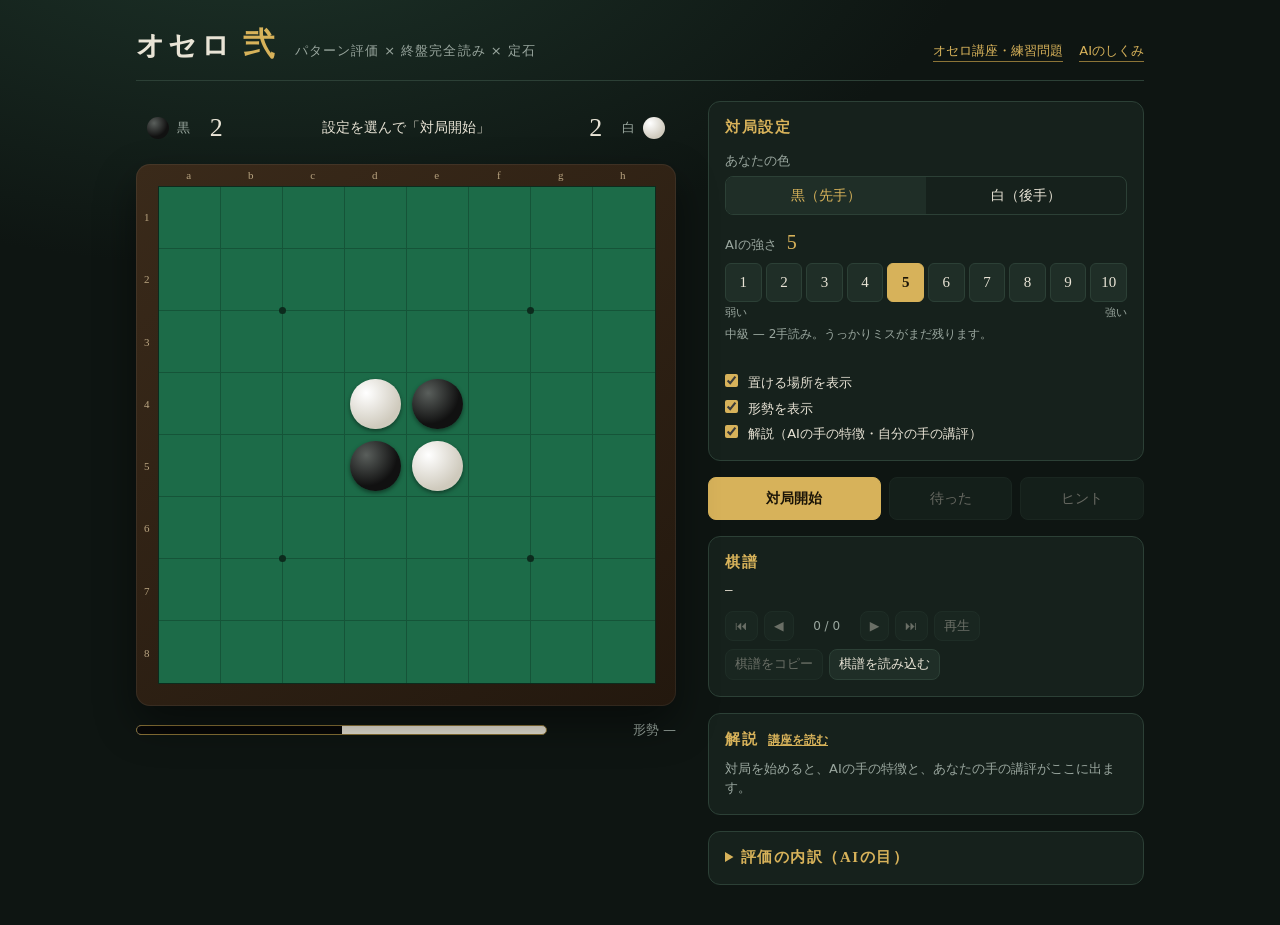
<file: index.html>
<!DOCTYPE html>
<html lang="ja">
<head>
  <meta charset="UTF-8">
  <meta name="viewport" content="width=device-width, initial-scale=1.0">
  <title>オセロ 弐 — パターン評価AI</title>
  <link rel="stylesheet" href="css/style.css">
</head>
<body>
  <main class="app">
    <header class="masthead">
      <h1><a href="index.html" title="最初の画面に戻る（再読み込み）">オセロ <span class="ni">弐</span></a></h1>
      <p class="tagline">パターン評価 × 終盤完全読み × 定石</p>
      <nav class="nav"><a href="lessons.html">オセロ講座・練習問題</a><a href="about.html">AIのしくみ</a></nav>
    </header>

    <section class="table">
      <div class="scoreline">
        <div class="side side-black" id="sideBlack">
          <span class="chip black"></span>
          <span class="who" id="whoBlack">黒</span>
          <span class="count" id="countBlack">2</span>
        </div>
        <div class="turn" id="turn" aria-live="polite">設定を選んで「対局開始」</div>
        <div class="side side-white" id="sideWhite">
          <span class="count" id="countWhite">2</span>
          <span class="who" id="whoWhite">白</span>
          <span class="chip white"></span>
        </div>
      </div>

      <div class="board-frame">
        <div class="files" aria-hidden="true"><span>a</span><span>b</span><span>c</span><span>d</span><span>e</span><span>f</span><span>g</span><span>h</span></div>
        <div class="ranks" aria-hidden="true"><span>1</span><span>2</span><span>3</span><span>4</span><span>5</span><span>6</span><span>7</span><span>8</span></div>
        <div class="board" id="board" role="grid" aria-label="オセロ盤"></div>
        <div class="toast" id="toast" hidden></div>
        <div class="result" id="result" hidden>
          <p class="result-title" id="resultTitle"></p>
          <p class="result-score" id="resultScore"></p>
          <button type="button" class="btn primary" id="again">もう一局</button>
        </div>
      </div>

      <div class="meter" id="meter" title="AIの読みによる形勢（黒から見た石差）">
        <div class="meter-bar"><div class="meter-fill" id="meterFill"></div></div>
        <div class="meter-text" id="meterText">形勢 —</div>
      </div>
      <p class="ai-line" id="aiLine">&nbsp;</p>
    </section>

    <aside class="panel">
      <div class="group" id="settings">
        <h2>対局設定</h2>
        <div class="row">
          <span class="label">あなたの色</span>
          <div class="seg" role="radiogroup" aria-label="あなたの色">
            <label><input type="radio" name="color" value="black" checked><span>黒（先手）</span></label>
            <label><input type="radio" name="color" value="white"><span>白（後手）</span></label>
          </div>
        </div>
        <div class="row">
          <span class="label" id="levelLabel">AIの強さ <output id="levelOut">5</output></span>
          <div class="levels" id="levels" role="radiogroup" aria-labelledby="levelLabel"></div>
          <div class="level-scale" aria-hidden="true"><span>弱い</span><span>強い</span></div>
          <p class="level-desc" id="levelDesc"></p>
        </div>
        <div class="row checks">
          <label><input type="checkbox" id="showMoves" checked> 置ける場所を表示</label>
          <label><input type="checkbox" id="showEval" checked> 形勢を表示</label>
          <label><input type="checkbox" id="showCoach" checked> 解説（AIの手の特徴・自分の手の講評）</label>
        </div>
      </div>

      <div class="actions">
        <button type="button" class="btn primary" id="start">対局開始</button>
        <button type="button" class="btn" id="undo" disabled>待った</button>
        <button type="button" class="btn" id="hint" disabled>ヒント</button>
      </div>

      <div class="group record">
        <h2>棋譜 <span class="opening" id="opening"></span></h2>
        <p class="kifu" id="kifu">—</p>
        <div class="replay" role="group" aria-label="棋譜の再生">
          <button type="button" class="btn sm" id="rvFirst" title="最初へ">⏮</button>
          <button type="button" class="btn sm" id="rvPrev" title="1手戻る（←）">◀</button>
          <span class="rv-pos" id="rvPos">0 / 0</span>
          <button type="button" class="btn sm" id="rvNext" title="1手進む（→）">▶</button>
          <button type="button" class="btn sm" id="rvLast" title="最新へ">⏭</button>
          <button type="button" class="btn sm" id="rvPlay" title="自動再生">再生</button>
        </div>
        <div class="replay">
          <button type="button" class="btn sm" id="kifuCopy">棋譜をコピー</button>
          <button type="button" class="btn sm" id="kifuLoad">棋譜を読み込む</button>
        </div>
      </div>

      <div class="group coach" id="coachBox">
        <h2>解説 <a class="opening" href="lessons.html">講座を読む</a></h2>
        <div id="coachYou" class="coach-block"></div>
        <div id="coachAI" class="coach-block"><p class="coach-empty">対局を始めると、AIの手の特徴と、あなたの手の講評がここに出ます。</p></div>
      </div>

      <details class="group evalbox" id="evalBox">
        <summary>評価の内訳（AIの目）</summary>
        <div id="evalBody"><p class="coach-empty">評価関数を読み込み中…</p></div>
      </details>
    </aside>
  </main>

  <script src="js/engine.js"></script>
  <script src="js/weights.js"></script>
  <script src="js/book.js"></script>
  <script src="js/openings.js"></script>
  <script src="js/explain.js"></script>
  <script src="js/ai-client.js"></script>
  <script src="js/app.js"></script>
</body>
</html>
</file>
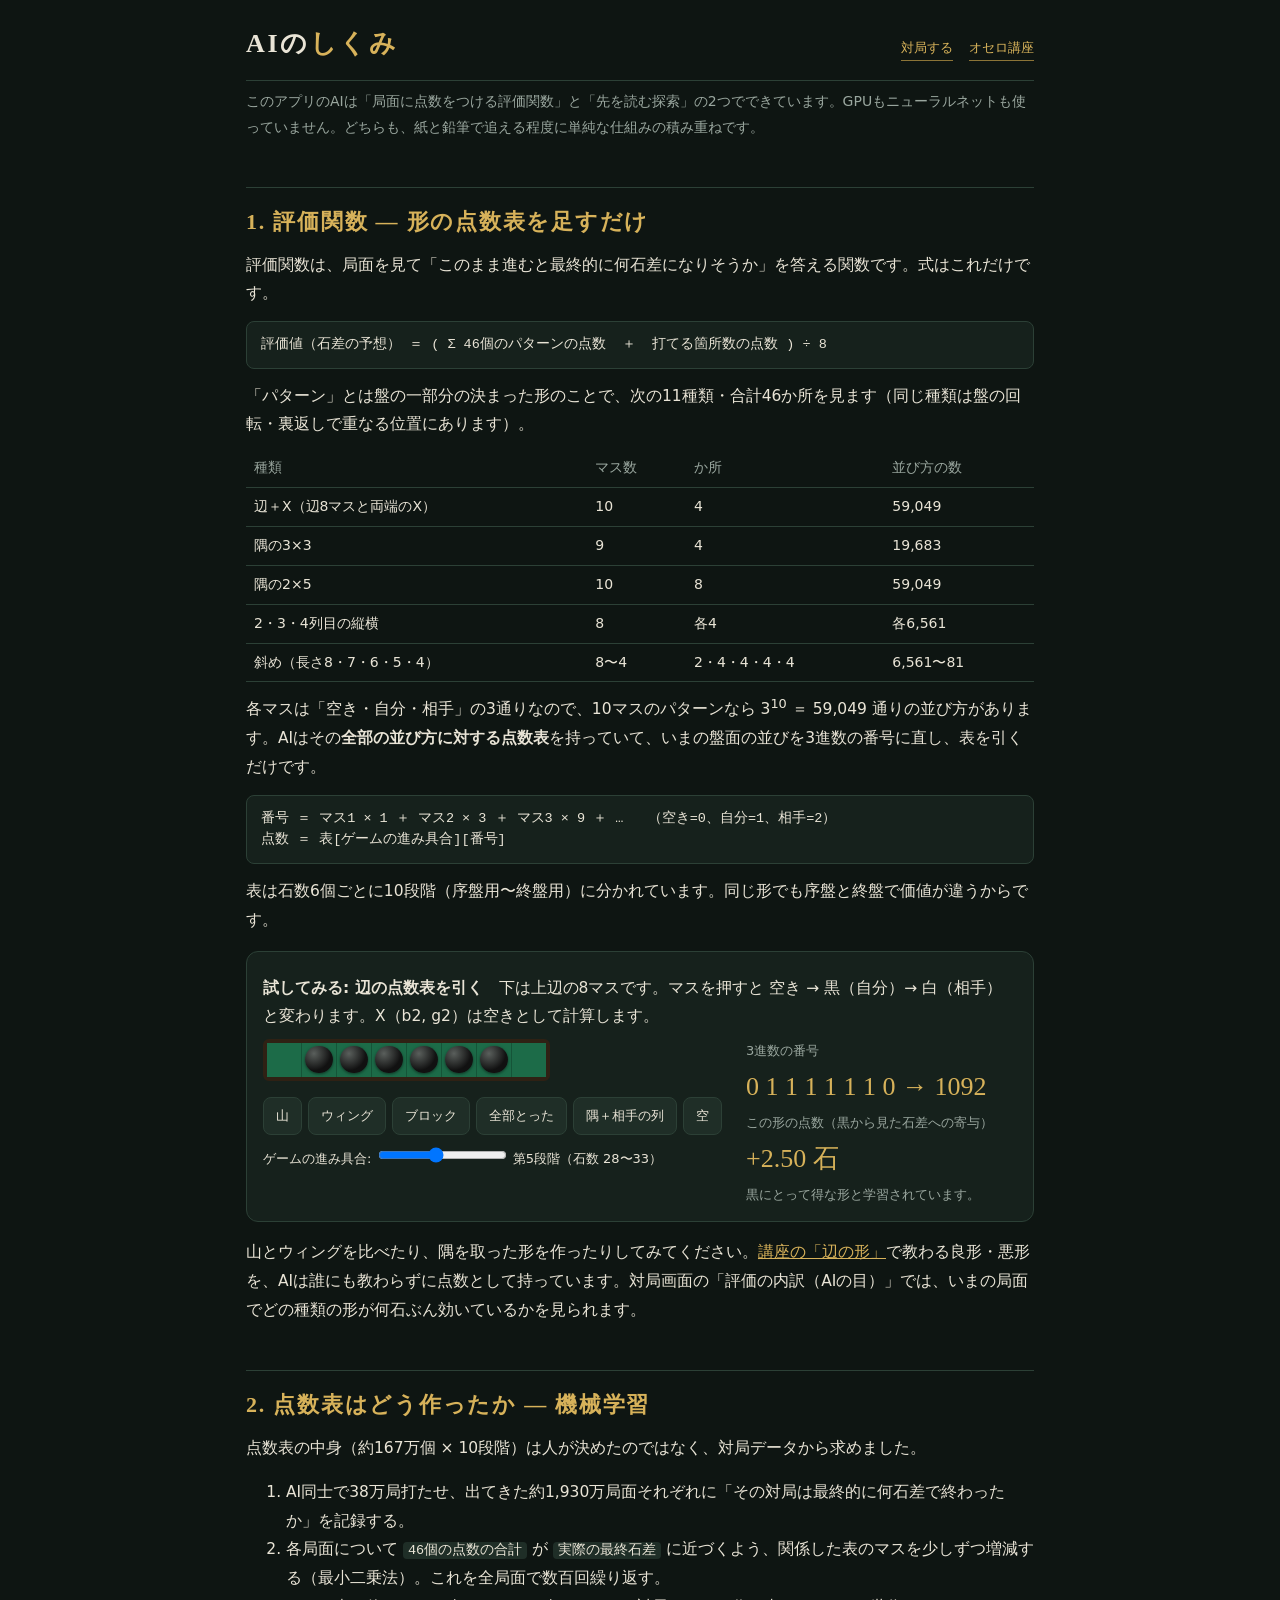
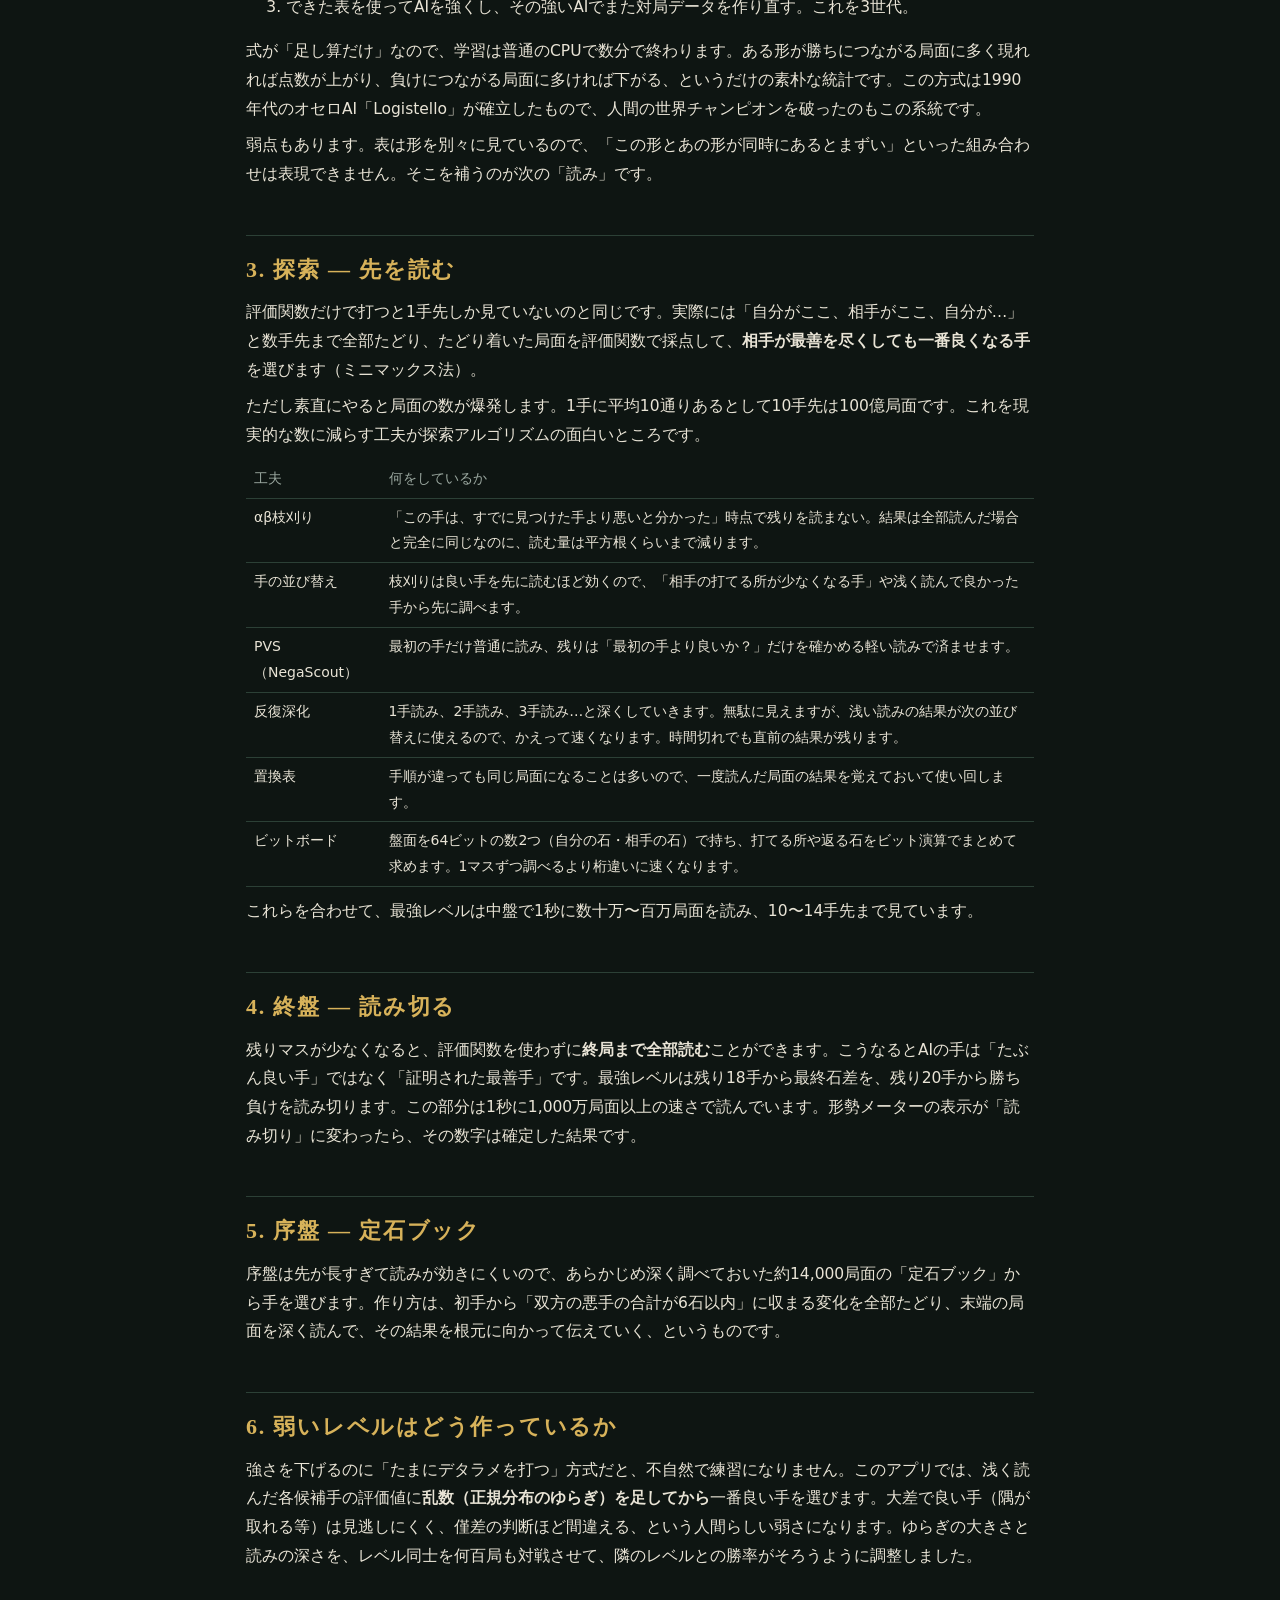
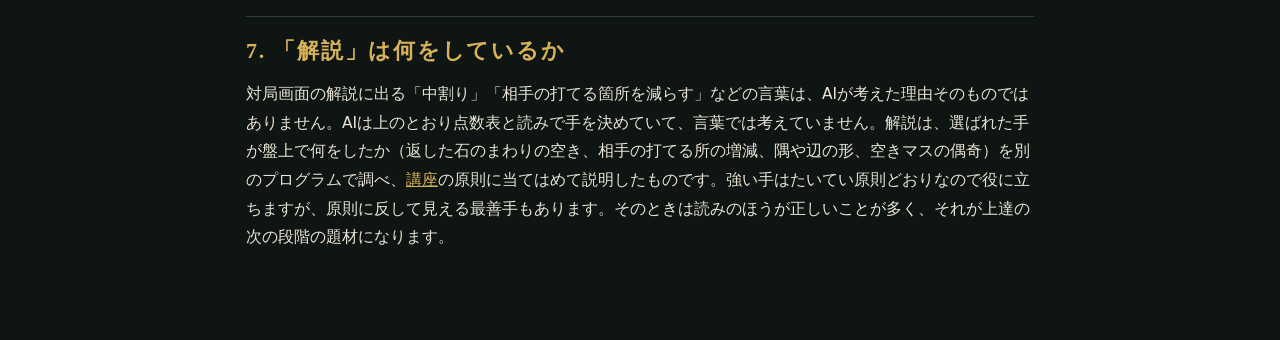
<file: about.html>
<!DOCTYPE html>
<html lang="ja">
<head>
  <meta charset="UTF-8">
  <meta name="viewport" content="width=device-width, initial-scale=1.0">
  <title>AIのしくみ — オセロ 弐</title>
  <link rel="stylesheet" href="css/pages.css">
</head>
<body>
<div class="page">
  <header class="top">
    <h1>AIの<span>しくみ</span></h1>
    <nav><a href="index.html">対局する</a><a href="lessons.html">オセロ講座</a></nav>
  </header>
  <p class="lead">このアプリのAIは「局面に点数をつける評価関数」と「先を読む探索」の2つでできています。GPUもニューラルネットも使っていません。どちらも、紙と鉛筆で追える程度に単純な仕組みの積み重ねです。</p>

  <h2>1. 評価関数 — 形の点数表を足すだけ</h2>
  <p>評価関数は、局面を見て「このまま進むと最終的に何石差になりそうか」を答える関数です。式はこれだけです。</p>
  <pre><code>評価値（石差の予想） ＝ ( Σ 46個のパターンの点数  ＋  打てる箇所数の点数 ) ÷ 8</code></pre>
  <p>「パターン」とは盤の一部分の決まった形のことで、次の11種類・合計46か所を見ます（同じ種類は盤の回転・裏返しで重なる位置にあります）。</p>
  <table>
    <tr><th>種類</th><th>マス数</th><th>か所</th><th>並び方の数</th></tr>
    <tr><td>辺＋X（辺8マスと両端のX）</td><td>10</td><td>4</td><td>59,049</td></tr>
    <tr><td>隅の3×3</td><td>9</td><td>4</td><td>19,683</td></tr>
    <tr><td>隅の2×5</td><td>10</td><td>8</td><td>59,049</td></tr>
    <tr><td>2・3・4列目の縦横</td><td>8</td><td>各4</td><td>各6,561</td></tr>
    <tr><td>斜め（長さ8・7・6・5・4）</td><td>8〜4</td><td>2・4・4・4・4</td><td>6,561〜81</td></tr>
  </table>
  <p>各マスは「空き・自分・相手」の3通りなので、10マスのパターンなら 3<sup>10</sup> ＝ 59,049 通りの並び方があります。AIはその<b>全部の並び方に対する点数表</b>を持っていて、いまの盤面の並びを3進数の番号に直し、表を引くだけです。</p>
  <pre><code>番号 ＝ マス1 × 1 ＋ マス2 × 3 ＋ マス3 × 9 ＋ …   （空き=0、自分=1、相手=2）
点数 ＝ 表[ゲームの進み具合][番号]</code></pre>
  <p>表は石数6個ごとに10段階（序盤用〜終盤用）に分かれています。同じ形でも序盤と終盤で価値が違うからです。</p>

  <div class="demo">
    <p><b>試してみる: 辺の点数表を引く</b>　下は上辺の8マスです。マスを押すと 空き → 黒（自分）→ 白（相手）と変わります。X（b2, g2）は空きとして計算します。</p>
    <div class="row">
      <div>
        <div class="edge" id="edge"></div>
        <div style="margin-top:8px">
          <button class="btn" data-p="01111110">山</button><button class="btn" data-p="01111100">ウィング</button><button class="btn" data-p="00111100">ブロック</button><button class="btn" data-p="11111111">全部とった</button><button class="btn" data-p="12222220">隅＋相手の列</button><button class="btn" data-p="00000000">空</button>
        </div>
        <label style="font-size:13px;display:block;margin-top:10px">ゲームの進み具合: <input type="range" id="stage" min="0" max="9" value="4"> <span id="stageOut"></span></label>
      </div>
      <div>
        <div class="src">3進数の番号</div><div class="big" id="idx">—</div>
        <div class="src">この形の点数（黒から見た石差への寄与）</div><div class="big" id="val">—</div>
        <div class="src" id="note"></div>
      </div>
    </div>
  </div>
  <p>山とウィングを比べたり、隅を取った形を作ったりしてみてください。<a href="lessons.html#edge">講座の「辺の形」</a>で教わる良形・悪形を、AIは誰にも教わらずに点数として持っています。対局画面の「評価の内訳（AIの目）」では、いまの局面でどの種類の形が何石ぶん効いているかを見られます。</p>

  <h2>2. 点数表はどう作ったか — 機械学習</h2>
  <p>点数表の中身（約167万個 × 10段階）は人が決めたのではなく、対局データから求めました。</p>
  <ol>
    <li>AI同士で38万局打たせ、出てきた約1,930万局面それぞれに「その対局は最終的に何石差で終わったか」を記録する。</li>
    <li>各局面について <code>46個の点数の合計</code> が <code>実際の最終石差</code> に近づくよう、関係した表のマスを少しずつ増減する（最小二乗法）。これを全局面で数百回繰り返す。</li>
    <li>できた表を使ってAIを強くし、その強いAIでまた対局データを作り直す。これを3世代。</li>
  </ol>
  <p>式が「足し算だけ」なので、学習は普通のCPUで数分で終わります。ある形が勝ちにつながる局面に多く現れれば点数が上がり、負けにつながる局面に多ければ下がる、というだけの素朴な統計です。この方式は1990年代のオセロAI「Logistello」が確立したもので、人間の世界チャンピオンを破ったのもこの系統です。</p>
  <p>弱点もあります。表は形を別々に見ているので、「この形とあの形が同時にあるとまずい」といった組み合わせは表現できません。そこを補うのが次の「読み」です。</p>

  <h2>3. 探索 — 先を読む</h2>
  <p>評価関数だけで打つと1手先しか見ていないのと同じです。実際には「自分がここ、相手がここ、自分が…」と数手先まで全部たどり、たどり着いた局面を評価関数で採点して、<b>相手が最善を尽くしても一番良くなる手</b>を選びます（ミニマックス法）。</p>
  <p>ただし素直にやると局面の数が爆発します。1手に平均10通りあるとして10手先は100億局面です。これを現実的な数に減らす工夫が探索アルゴリズムの面白いところです。</p>
  <table>
    <tr><th>工夫</th><th>何をしているか</th></tr>
    <tr><td>αβ枝刈り</td><td>「この手は、すでに見つけた手より悪いと分かった」時点で残りを読まない。結果は全部読んだ場合と完全に同じなのに、読む量は平方根くらいまで減ります。</td></tr>
    <tr><td>手の並び替え</td><td>枝刈りは良い手を先に読むほど効くので、「相手の打てる所が少なくなる手」や浅く読んで良かった手から先に調べます。</td></tr>
    <tr><td>PVS（NegaScout）</td><td>最初の手だけ普通に読み、残りは「最初の手より良いか？」だけを確かめる軽い読みで済ませます。</td></tr>
    <tr><td>反復深化</td><td>1手読み、2手読み、3手読み…と深くしていきます。無駄に見えますが、浅い読みの結果が次の並び替えに使えるので、かえって速くなります。時間切れでも直前の結果が残ります。</td></tr>
    <tr><td>置換表</td><td>手順が違っても同じ局面になることは多いので、一度読んだ局面の結果を覚えておいて使い回します。</td></tr>
    <tr><td>ビットボード</td><td>盤面を64ビットの数2つ（自分の石・相手の石）で持ち、打てる所や返る石をビット演算でまとめて求めます。1マスずつ調べるより桁違いに速くなります。</td></tr>
  </table>
  <p>これらを合わせて、最強レベルは中盤で1秒に数十万〜百万局面を読み、10〜14手先まで見ています。</p>

  <h2>4. 終盤 — 読み切る</h2>
  <p>残りマスが少なくなると、評価関数を使わずに<b>終局まで全部読む</b>ことができます。こうなるとAIの手は「たぶん良い手」ではなく「証明された最善手」です。最強レベルは残り18手から最終石差を、残り20手から勝ち負けを読み切ります。この部分は1秒に1,000万局面以上の速さで読んでいます。形勢メーターの表示が「読み切り」に変わったら、その数字は確定した結果です。</p>

  <h2>5. 序盤 — 定石ブック</h2>
  <p>序盤は先が長すぎて読みが効きにくいので、あらかじめ深く調べておいた約14,000局面の「定石ブック」から手を選びます。作り方は、初手から「双方の悪手の合計が6石以内」に収まる変化を全部たどり、末端の局面を深く読んで、その結果を根元に向かって伝えていく、というものです。</p>

  <h2>6. 弱いレベルはどう作っているか</h2>
  <p>強さを下げるのに「たまにデタラメを打つ」方式だと、不自然で練習になりません。このアプリでは、浅く読んだ各候補手の評価値に<b>乱数（正規分布のゆらぎ）を足してから</b>一番良い手を選びます。大差で良い手（隅が取れる等）は見逃しにくく、僅差の判断ほど間違える、という人間らしい弱さになります。ゆらぎの大きさと読みの深さを、レベル同士を何百局も対戦させて、隣のレベルとの勝率がそろうように調整しました。</p>

  <h2>7. 「解説」は何をしているか</h2>
  <p>対局画面の解説に出る「中割り」「相手の打てる箇所を減らす」などの言葉は、AIが考えた理由そのものではありません。AIは上のとおり点数表と読みで手を決めていて、言葉では考えていません。解説は、選ばれた手が盤上で何をしたか（返した石のまわりの空き、相手の打てる所の増減、隅や辺の形、空きマスの偶奇）を別のプログラムで調べ、<a href="lessons.html">講座</a>の原則に当てはめて説明したものです。強い手はたいてい原則どおりなので役に立ちますが、原則に反して見える最善手もあります。そのときは読みのほうが正しいことが多く、それが上達の次の段階の題材になります。</p>
</div>

<script src="js/engine.js"></script>
<script src="js/weights.js"></script>
<script>
(function () {
  'use strict';
  const E = OthelloEngineFactory();
  const $ = (id) => document.getElementById(id);
  const state = [0, 1, 1, 1, 1, 1, 1, 0];
  let W = null;
  const edge = $('edge'), btns = [];
  for (let i = 0; i < 8; i++) {
    const b = document.createElement('button'); b.type = 'button';
    b.setAttribute('aria-label', 'abcdefgh'[i] + '1');
    b.addEventListener('click', () => { state[i] = (state[i] + 1) % 3; draw(); });
    edge.appendChild(b); btns.push(b);
  }
  document.querySelectorAll('[data-p]').forEach(b => b.addEventListener('click', () => { [...b.dataset.p].forEach((ch, i) => { state[i] = +ch; }); draw(); }));
  $('stage').addEventListener('input', draw);
  function draw() {
    state.forEach((v, i) => { btns[i].innerHTML = v ? '<span class="d ' + (v === 1 ? 'b' : 'w') + '"></span>' : ''; });
    let idx = 0;
    for (let k = 0; k < 8; k++) idx += state[k] * Math.pow(3, k);       // the two X squares (digits 8, 9) are empty
    const st = +$('stage').value;
    $('stageOut').textContent = '第' + (st + 1) + '段階（石数 ' + (4 + st * 6) + '〜' + Math.min(64, 9 + st * 6) + '）';
    $('idx').textContent = state.join(' ') + ' → ' + idx;
    if (!W) { $('val').textContent = '読み込み中…'; return; }
    const v = W[st * E.STAGE_SIZE + E.PATTERNS[0].off + idx] / E.EVAL_UNIT;
    $('val').textContent = (v > 0 ? '+' : '') + v.toFixed(2) + ' 石';
    $('note').textContent = v === 0 ? '0 は「学習データにほとんど出てこなかった形」のことが多いです。' : v > 0 ? '黒にとって得な形と学習されています。' : '黒にとって損な形と学習されています。';
  }
  draw();
  if (typeof OTHELLO_WEIGHTS !== 'undefined' && typeof DecompressionStream !== 'undefined') {
    const stream = new Blob([E.b64ToBytes(OTHELLO_WEIGHTS)]).stream().pipeThrough(new DecompressionStream('gzip'));
    new Response(stream).arrayBuffer().then((b) => { W = new Int8Array(b); draw(); });
  }
})();
</script>
</body>
</html>
</file>
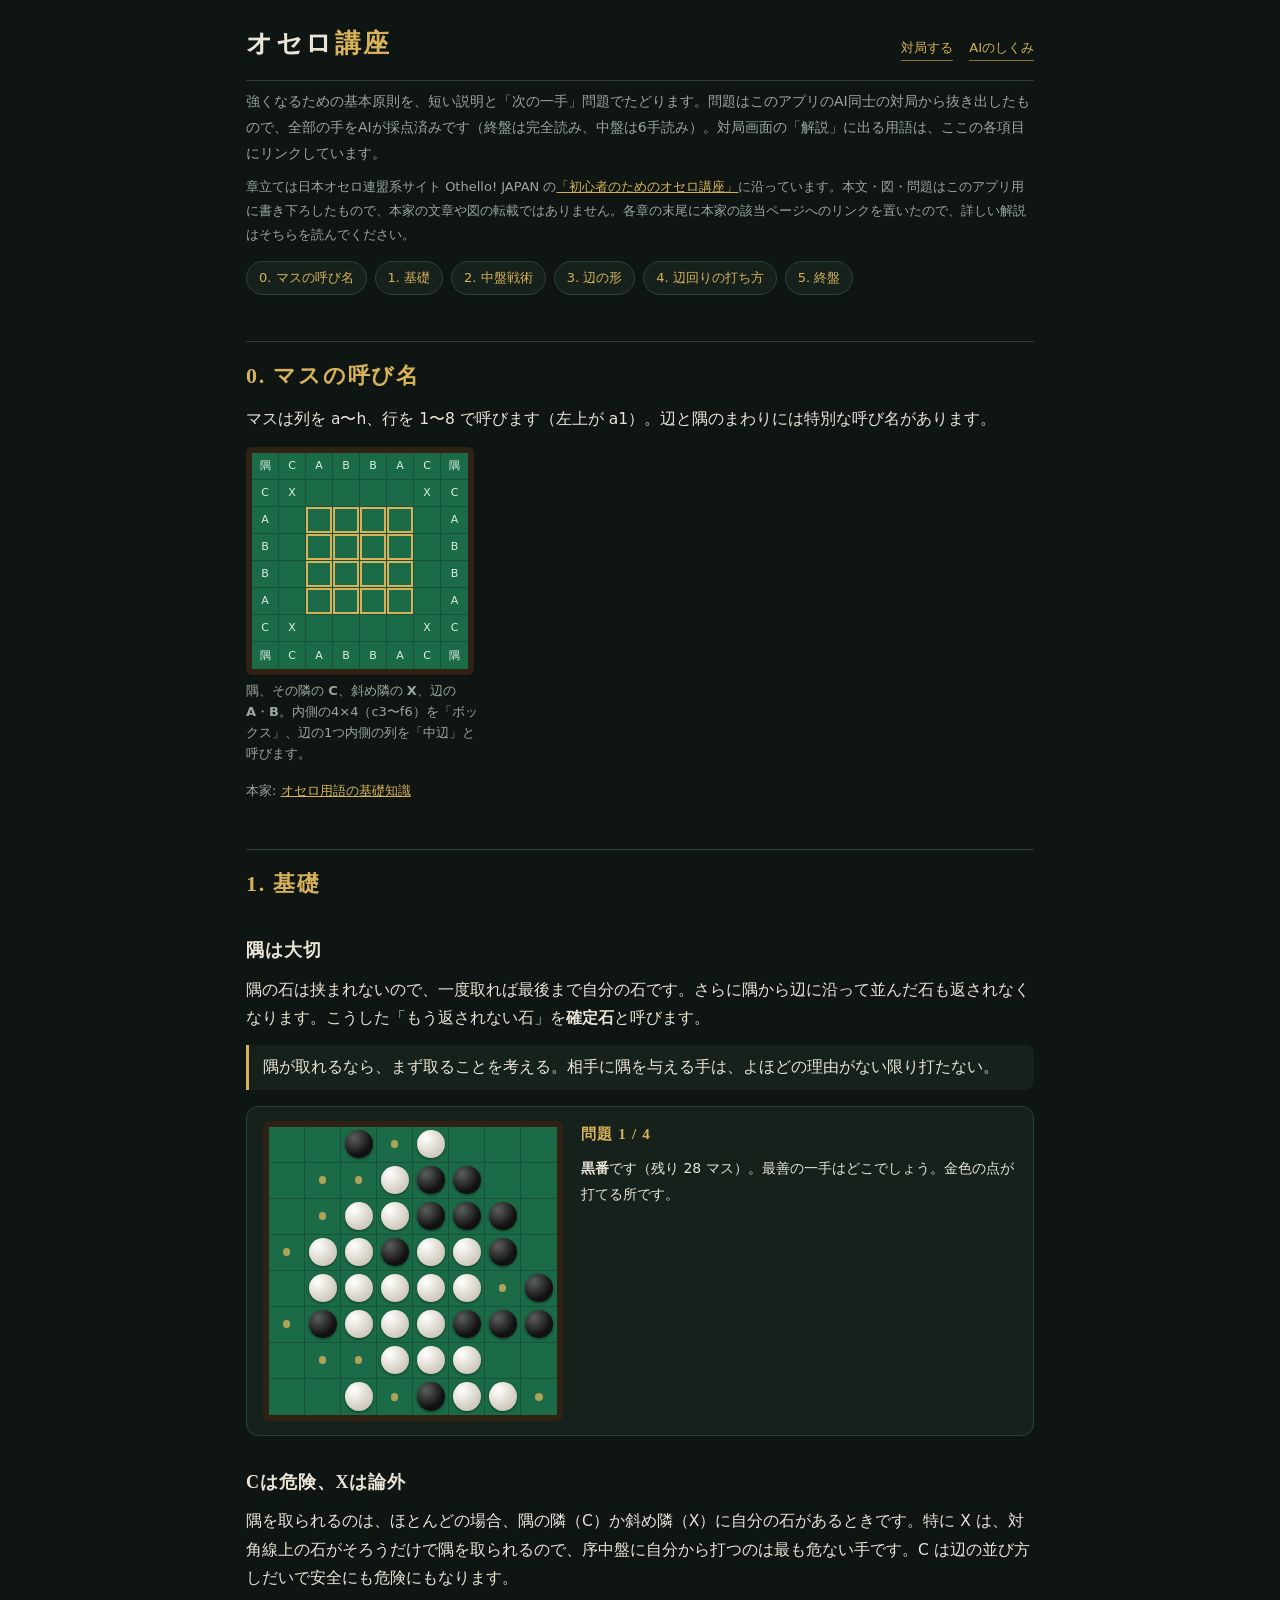
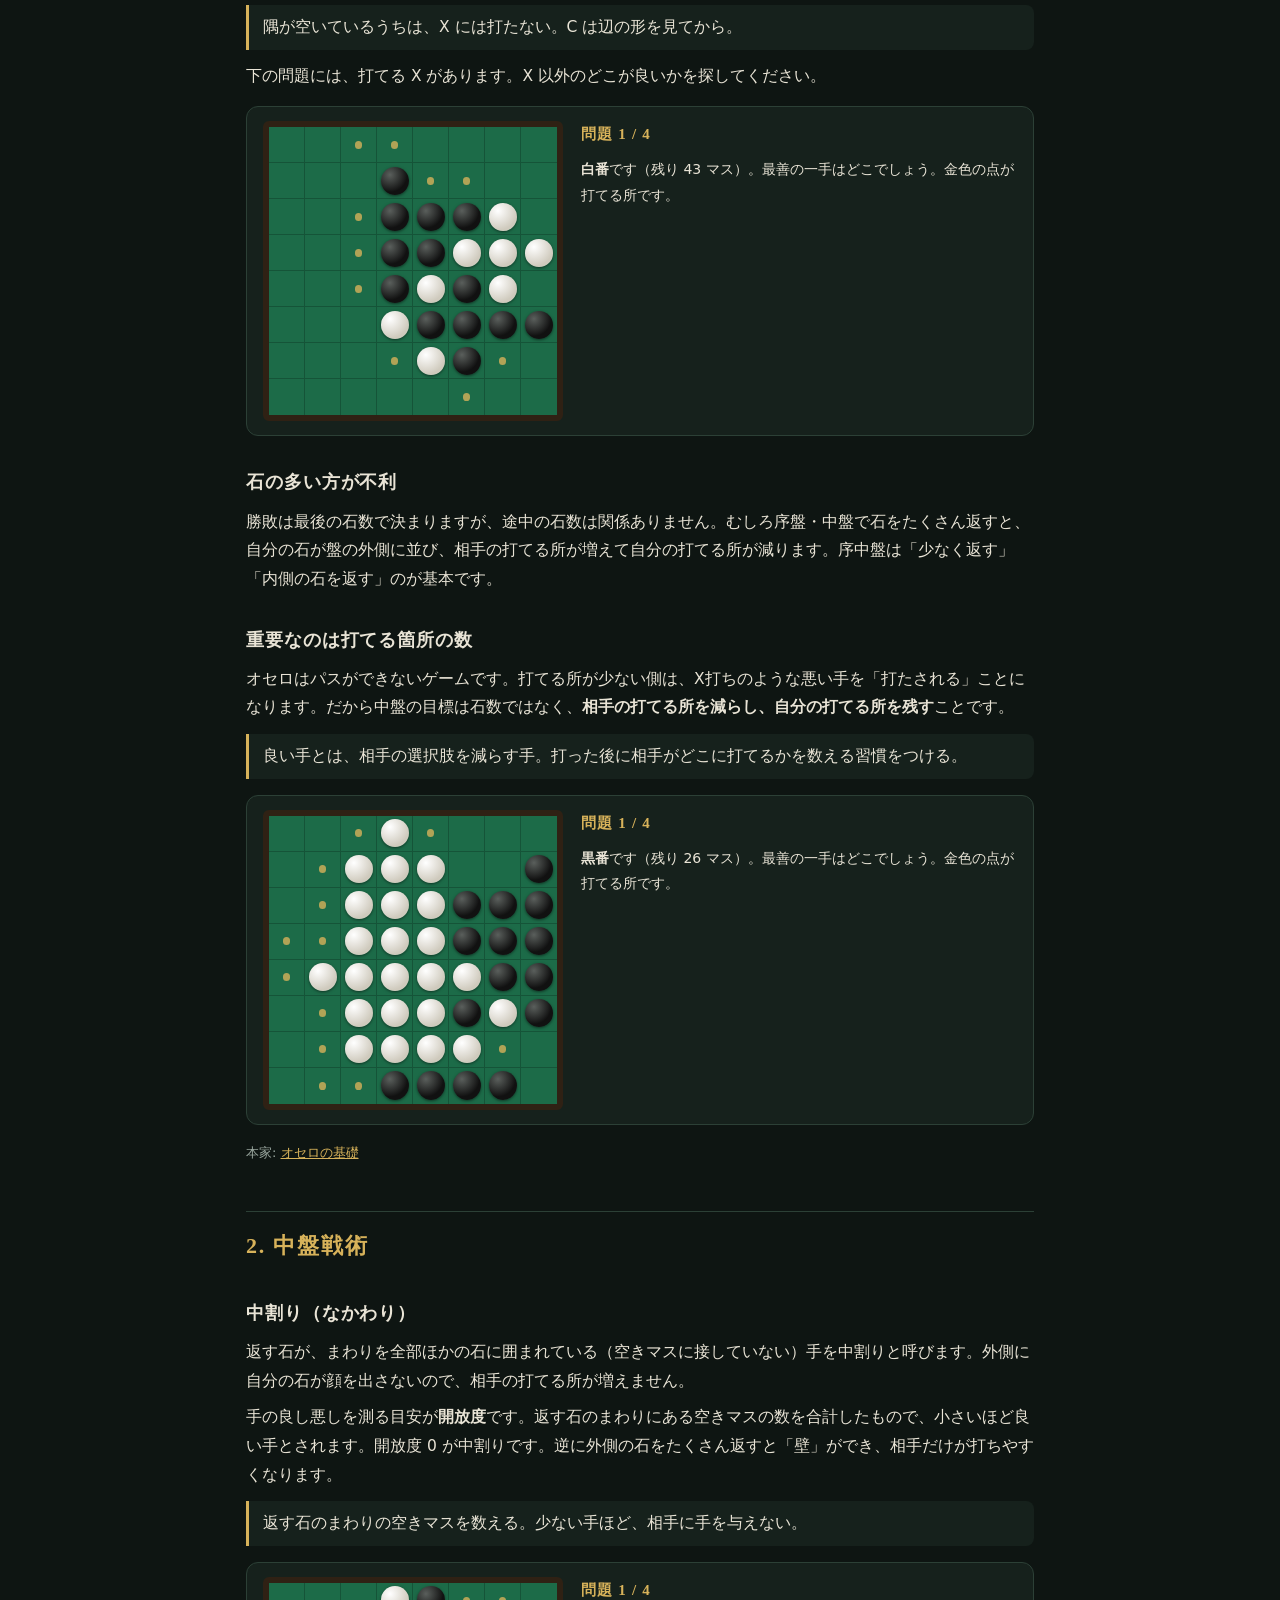
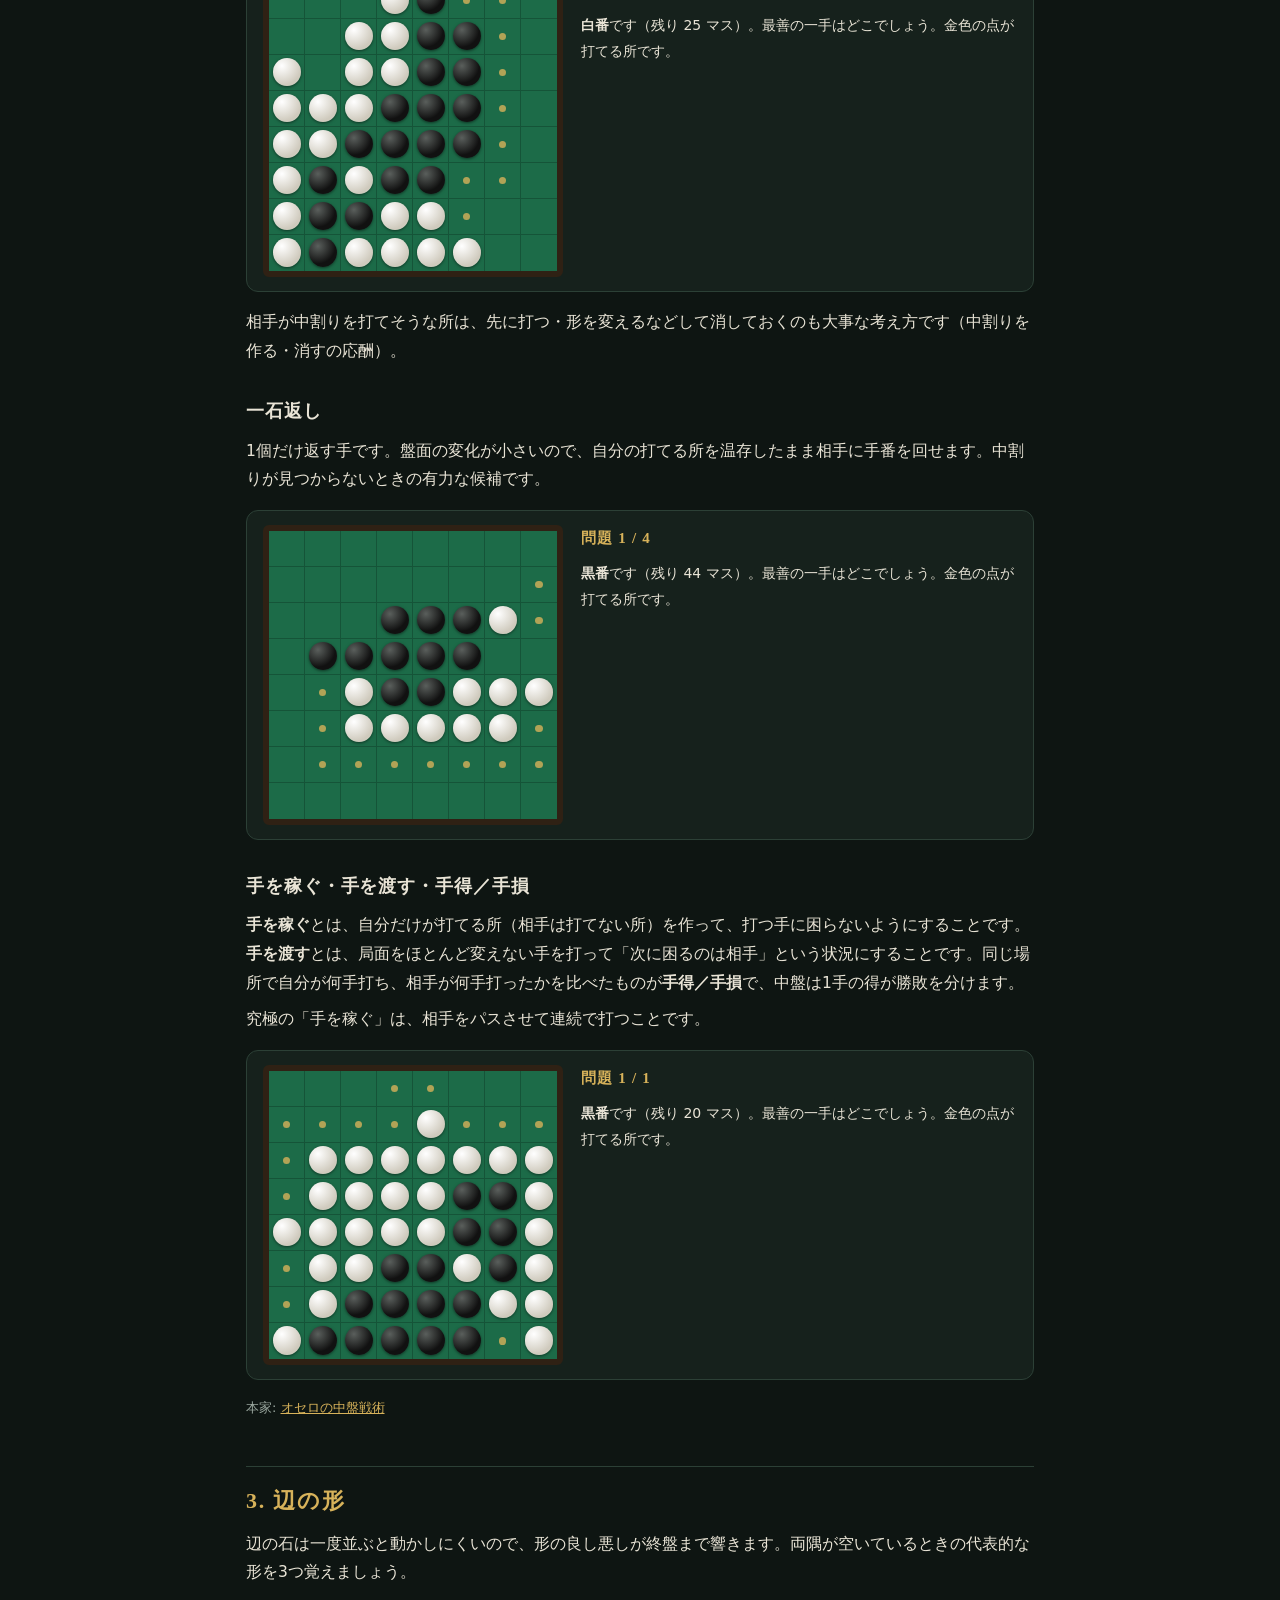
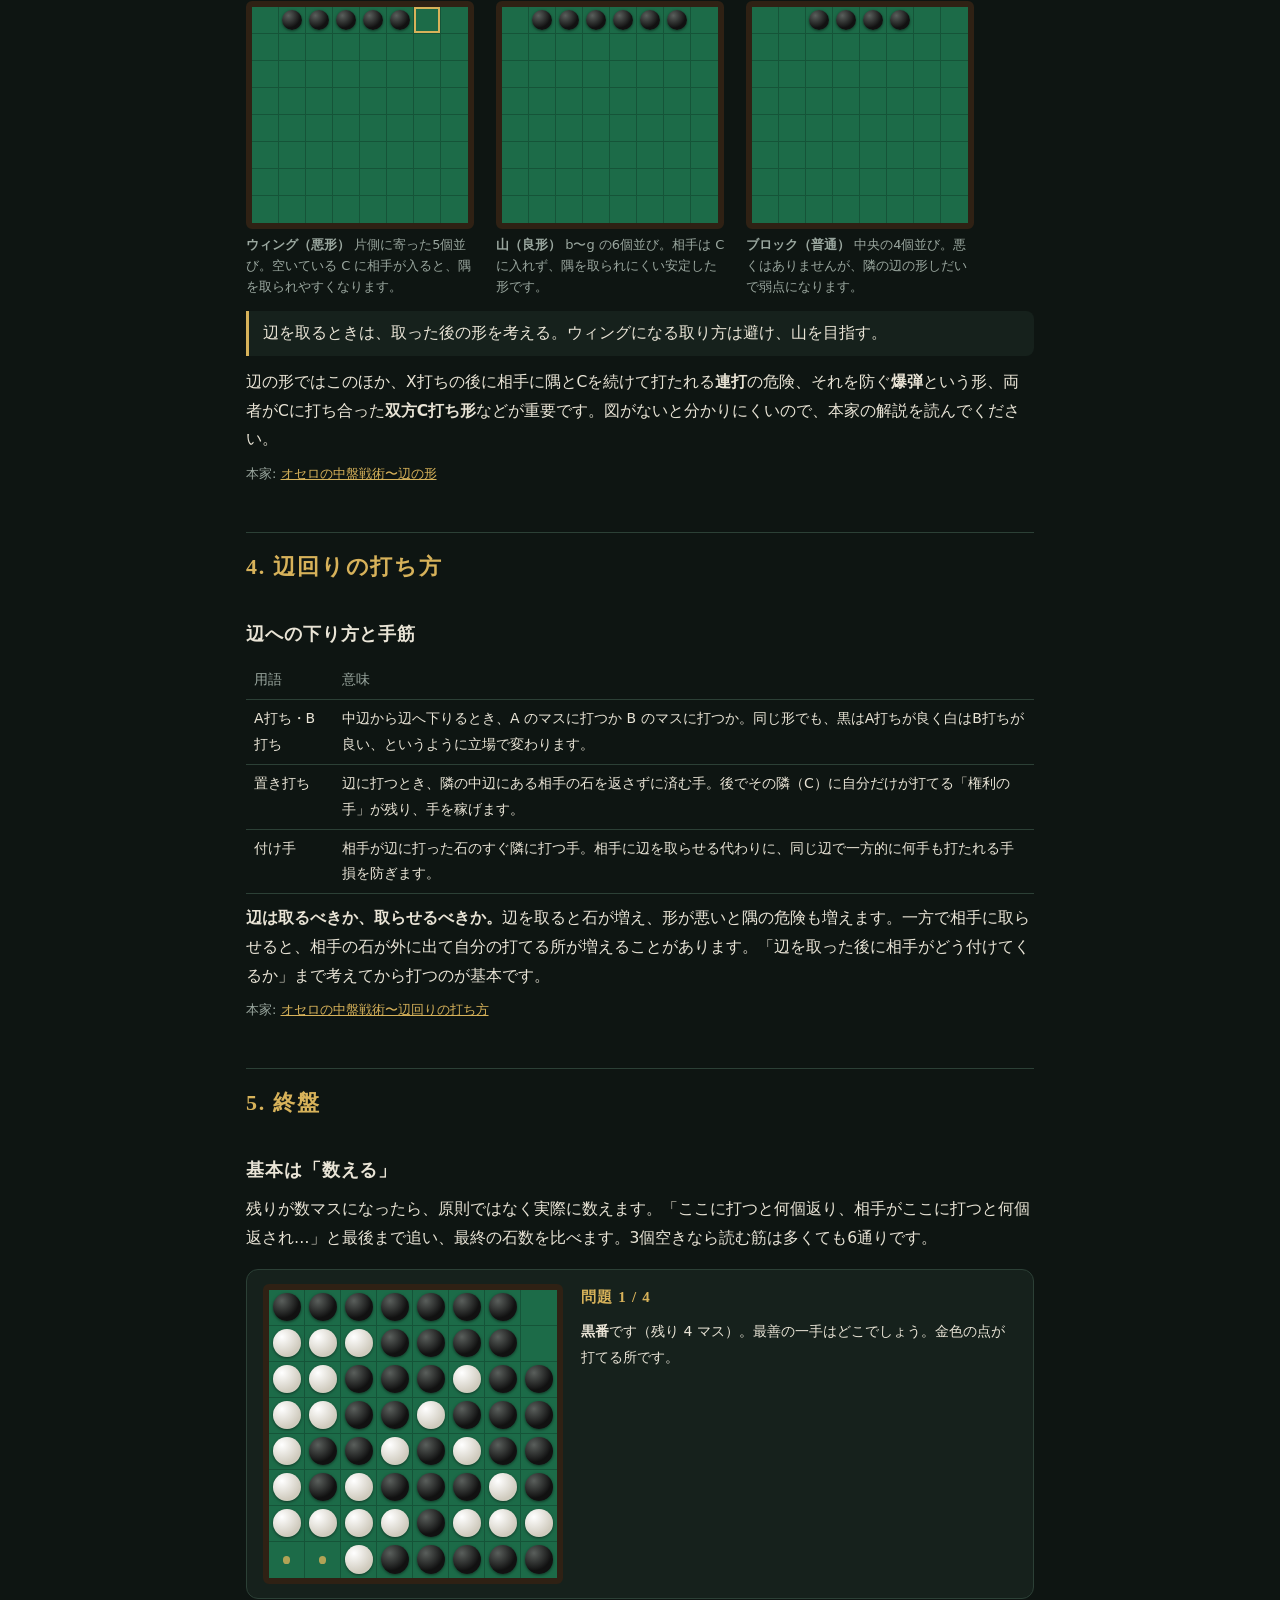
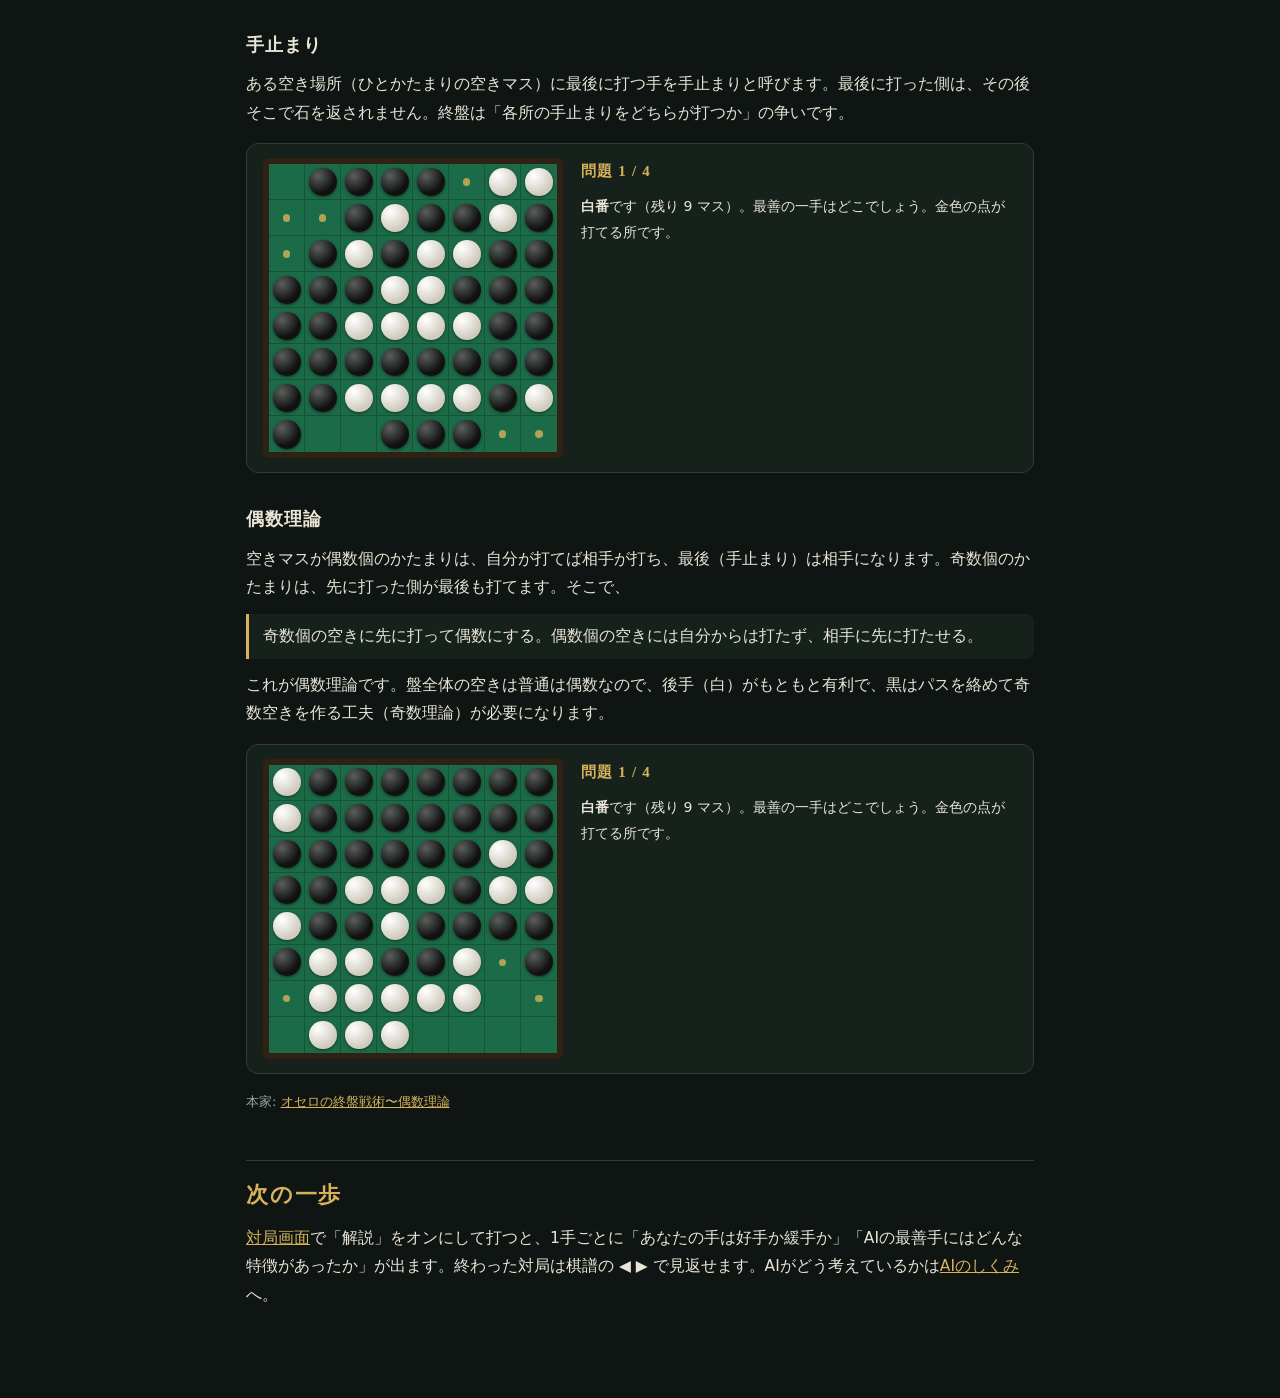
<file: lessons.html>
<!DOCTYPE html>
<html lang="ja">
<head>
  <meta charset="UTF-8">
  <meta name="viewport" content="width=device-width, initial-scale=1.0">
  <title>オセロ講座と練習問題 — オセロ 弐</title>
  <link rel="stylesheet" href="css/pages.css">
</head>
<body>
<div class="page">
  <header class="top">
    <h1>オセロ<span>講座</span></h1>
    <nav><a href="index.html">対局する</a><a href="about.html">AIのしくみ</a></nav>
  </header>

  <p class="lead">強くなるための基本原則を、短い説明と「次の一手」問題でたどります。問題はこのアプリのAI同士の対局から抜き出したもので、全部の手をAIが採点済みです（終盤は完全読み、中盤は6手読み）。対局画面の「解説」に出る用語は、ここの各項目にリンクしています。</p>
  <p class="src">章立ては日本オセロ連盟系サイト Othello! JAPAN の<a href="https://www.othello.org/lesson/lesson/" target="_blank" rel="noopener">「初心者のためのオセロ講座」</a>に沿っています。本文・図・問題はこのアプリ用に書き下ろしたもので、本家の文章や図の転載ではありません。各章の末尾に本家の該当ページへのリンクを置いたので、詳しい解説はそちらを読んでください。</p>

  <ul class="toc">
    <li><a href="#terms">0. マスの呼び名</a></li>
    <li><a href="#basics">1. 基礎</a></li>
    <li><a href="#mid">2. 中盤戦術</a></li>
    <li><a href="#edge">3. 辺の形</a></li>
    <li><a href="#edgeplay">4. 辺回りの打ち方</a></li>
    <li><a href="#end">5. 終盤</a></li>
  </ul>

  <h2 id="terms">0. マスの呼び名</h2>
  <p>マスは列を a〜h、行を 1〜8 で呼びます（左上が a1）。辺と隅のまわりには特別な呼び名があります。</p>
  <div class="figs"><figure><div class="mini" data-fig="names"></div><figcaption>隅、その隣の <b>C</b>、斜め隣の <b>X</b>、辺の <b>A</b>・<b>B</b>。内側の4×4（c3〜f6）を「ボックス」、辺の1つ内側の列を「中辺」と呼びます。</figcaption></figure></div>
  <p class="src">本家: <a href="https://www.othello.org/lesson/lesson/term.html" target="_blank" rel="noopener">オセロ用語の基礎知識</a></p>

  <h2 id="basics">1. 基礎</h2>

  <h3 id="basics-corner">隅は大切</h3>
  <p>隅の石は挟まれないので、一度取れば最後まで自分の石です。さらに隅から辺に沿って並んだ石も返されなくなります。こうした「もう返されない石」を<b>確定石</b>と呼びます。</p>
  <div class="key">隅が取れるなら、まず取ることを考える。相手に隅を与える手は、よほどの理由がない限り打たない。</div>
  <div class="quiz" data-quiz="basics-corner"></div>

  <h3 id="basics-cx">Cは危険、Xは論外</h3>
  <p>隅を取られるのは、ほとんどの場合、隅の隣（C）か斜め隣（X）に自分の石があるときです。特に X は、対角線上の石がそろうだけで隅を取られるので、序中盤に自分から打つのは最も危ない手です。C は辺の並び方しだいで安全にも危険にもなります。</p>
  <div class="key">隅が空いているうちは、X には打たない。C は辺の形を見てから。</div>
  <p>下の問題には、打てる X があります。X 以外のどこが良いかを探してください。</p>
  <div class="quiz" data-quiz="basics-cx"></div>

  <h3 id="basics-fewer">石の多い方が不利</h3>
  <p>勝敗は最後の石数で決まりますが、途中の石数は関係ありません。むしろ序盤・中盤で石をたくさん返すと、自分の石が盤の外側に並び、相手の打てる所が増えて自分の打てる所が減ります。序中盤は「少なく返す」「内側の石を返す」のが基本です。</p>

  <h3 id="basics-mobility">重要なのは打てる箇所の数</h3>
  <p>オセロはパスができないゲームです。打てる所が少ない側は、X打ちのような悪い手を「打たされる」ことになります。だから中盤の目標は石数ではなく、<b>相手の打てる所を減らし、自分の打てる所を残す</b>ことです。</p>
  <div class="key">良い手とは、相手の選択肢を減らす手。打った後に相手がどこに打てるかを数える習慣をつける。</div>
  <div class="quiz" data-quiz="basics-mobility"></div>
  <p class="src">本家: <a href="https://www.othello.org/lesson/lesson/general.html" target="_blank" rel="noopener">オセロの基礎</a></p>

  <h2 id="mid">2. 中盤戦術</h2>

  <h3 id="mid-nakawari">中割り（なかわり）</h3>
  <p>返す石が、まわりを全部ほかの石に囲まれている（空きマスに接していない）手を中割りと呼びます。外側に自分の石が顔を出さないので、相手の打てる所が増えません。</p>
  <p>手の良し悪しを測る目安が<b>開放度</b>です。返す石のまわりにある空きマスの数を合計したもので、小さいほど良い手とされます。開放度 0 が中割りです。逆に外側の石をたくさん返すと「壁」ができ、相手だけが打ちやすくなります。</p>
  <div class="key">返す石のまわりの空きマスを数える。少ない手ほど、相手に手を与えない。</div>
  <div class="quiz" data-quiz="mid-nakawari"></div>
  <p>相手が中割りを打てそうな所は、先に打つ・形を変えるなどして消しておくのも大事な考え方です（中割りを作る・消すの応酬）。</p>

  <h3 id="mid-isseki">一石返し</h3>
  <p>1個だけ返す手です。盤面の変化が小さいので、自分の打てる所を温存したまま相手に手番を回せます。中割りが見つからないときの有力な候補です。</p>
  <div class="quiz" data-quiz="mid-isseki"></div>

  <h3 id="mid-tempo">手を稼ぐ・手を渡す・手得／手損</h3>
  <p><b>手を稼ぐ</b>とは、自分だけが打てる所（相手は打てない所）を作って、打つ手に困らないようにすることです。<b>手を渡す</b>とは、局面をほとんど変えない手を打って「次に困るのは相手」という状況にすることです。同じ場所で自分が何手打ち、相手が何手打ったかを比べたものが<b>手得／手損</b>で、中盤は1手の得が勝敗を分けます。</p>
  <p>究極の「手を稼ぐ」は、相手をパスさせて連続で打つことです。</p>
  <div class="quiz" data-quiz="mid-tempo"></div>
  <p class="src">本家: <a href="https://www.othello.org/lesson/lesson/mid1.html" target="_blank" rel="noopener">オセロの中盤戦術</a></p>

  <h2 id="edge">3. 辺の形</h2>
  <p>辺の石は一度並ぶと動かしにくいので、形の良し悪しが終盤まで響きます。両隅が空いているときの代表的な形を3つ覚えましょう。</p>
  <div class="figs">
    <figure><div class="mini" data-fig="wing"></div><figcaption id="edge-wing"><b>ウィング（悪形）</b> 片側に寄った5個並び。空いている C に相手が入ると、隅を取られやすくなります。</figcaption></figure>
    <figure><div class="mini" data-fig="yama"></div><figcaption id="edge-yama"><b>山（良形）</b> b〜g の6個並び。相手は C に入れず、隅を取られにくい安定した形です。</figcaption></figure>
    <figure><div class="mini" data-fig="block"></div><figcaption id="edge-block"><b>ブロック（普通）</b> 中央の4個並び。悪くはありませんが、隣の辺の形しだいで弱点になります。</figcaption></figure>
  </div>
  <div class="key">辺を取るときは、取った後の形を考える。ウィングになる取り方は避け、山を目指す。</div>
  <p>辺の形ではこのほか、X打ちの後に相手に隅とCを続けて打たれる<b>連打</b>の危険、それを防ぐ<b>爆弾</b>という形、両者がCに打ち合った<b>双方C打ち形</b>などが重要です。図がないと分かりにくいので、本家の解説を読んでください。</p>
  <p class="src">本家: <a href="https://www.othello.org/lesson/lesson/mid2.html" target="_blank" rel="noopener">オセロの中盤戦術〜辺の形</a></p>

  <h2 id="edgeplay">4. 辺回りの打ち方</h2>
  <h3 id="edge-play">辺への下り方と手筋</h3>
  <table>
    <tr><th>用語</th><th>意味</th></tr>
    <tr><td>A打ち・B打ち</td><td>中辺から辺へ下りるとき、A のマスに打つか B のマスに打つか。同じ形でも、黒はA打ちが良く白はB打ちが良い、というように立場で変わります。</td></tr>
    <tr><td>置き打ち</td><td>辺に打つとき、隣の中辺にある相手の石を返さずに済む手。後でその隣（C）に自分だけが打てる「権利の手」が残り、手を稼げます。</td></tr>
    <tr><td>付け手</td><td>相手が辺に打った石のすぐ隣に打つ手。相手に辺を取らせる代わりに、同じ辺で一方的に何手も打たれる手損を防ぎます。</td></tr>
  </table>
  <p><b>辺は取るべきか、取らせるべきか。</b>辺を取ると石が増え、形が悪いと隅の危険も増えます。一方で相手に取らせると、相手の石が外に出て自分の打てる所が増えることがあります。「辺を取った後に相手がどう付けてくるか」まで考えてから打つのが基本です。</p>
  <p class="src">本家: <a href="https://www.othello.org/lesson/lesson/mid3.html" target="_blank" rel="noopener">オセロの中盤戦術〜辺回りの打ち方</a></p>

  <h2 id="end">5. 終盤</h2>

  <h3 id="end-count">基本は「数える」</h3>
  <p>残りが数マスになったら、原則ではなく実際に数えます。「ここに打つと何個返り、相手がここに打つと何個返され…」と最後まで追い、最終の石数を比べます。3個空きなら読む筋は多くても6通りです。</p>
  <div class="quiz" data-quiz="end-count"></div>

  <h3 id="end-temadomari">手止まり</h3>
  <p>ある空き場所（ひとかたまりの空きマス）に最後に打つ手を手止まりと呼びます。最後に打った側は、その後そこで石を返されません。終盤は「各所の手止まりをどちらが打つか」の争いです。</p>
  <div class="quiz" data-quiz="end-temadomari"></div>

  <h3 id="end-parity">偶数理論</h3>
  <p>空きマスが偶数個のかたまりは、自分が打てば相手が打ち、最後（手止まり）は相手になります。奇数個のかたまりは、先に打った側が最後も打てます。そこで、</p>
  <div class="key">奇数個の空きに先に打って偶数にする。偶数個の空きには自分からは打たず、相手に先に打たせる。</div>
  <p>これが偶数理論です。盤全体の空きは普通は偶数なので、後手（白）がもともと有利で、黒はパスを絡めて奇数空きを作る工夫（奇数理論）が必要になります。</p>
  <div class="quiz" data-quiz="end-parity"></div>
  <p class="src">本家: <a href="https://www.othello.org/lesson/lesson/endgame.html" target="_blank" rel="noopener">オセロの終盤戦術〜偶数理論</a></p>

  <h2>次の一歩</h2>
  <p><a href="index.html">対局画面</a>で「解説」をオンにして打つと、1手ごとに「あなたの手は好手か緩手か」「AIの最善手にはどんな特徴があったか」が出ます。終わった対局は棋譜の ◀ ▶ で見返せます。AIがどう考えているかは<a href="about.html">AIのしくみ</a>へ。</p>
</div>

<script src="js/engine.js"></script>
<script src="js/explain.js"></script>
<script src="js/lesson_data.js"></script>
<script src="js/lessons.js"></script>
</body>
</html>
</file>
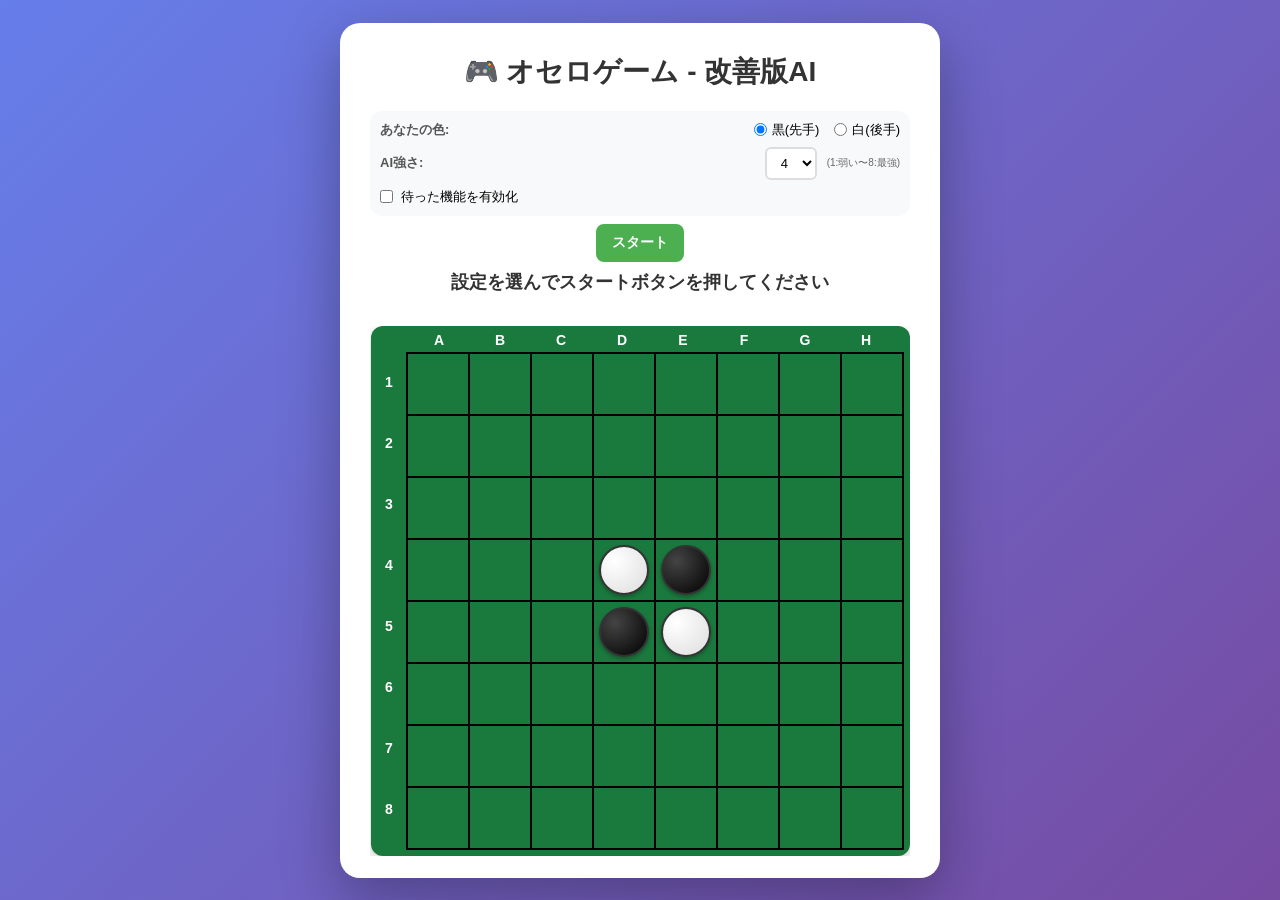
<file: tools/legacy/index_v1.html>
<!DOCTYPE html>
<html lang="ja">
<head>
    <meta charset="UTF-8">
    <meta name="viewport" content="width=device-width, initial-scale=1.0">
    <title>オセロゲーム - 改善版AI</title>
    <style>
        * {
            margin: 0;
            padding: 0;
            box-sizing: border-box;
        }

        body {
            font-family: 'Segoe UI', Tahoma, Geneva, Verdana, sans-serif;
            background: linear-gradient(135deg, #667eea 0%, #764ba2 100%);
            min-height: 100dvh;
            display: flex;
            justify-content: center;
            align-items: center;
            padding: 5px;
        }

        .container {
            background: white;
            border-radius: 20px;
            box-shadow: 0 20px 60px rgba(0, 0, 0, 0.3);
            padding: 12px;
            max-width: 600px;
            width: 100%;
            max-height: 98dvh;
            overflow-y: auto;
        }

        h1 {
            text-align: center;
            color: #333;
            margin-bottom: 8px;
            font-size: 18px;
        }

        .settings {
            background: #f8f9fa;
            padding: 10px;
            border-radius: 12px;
            margin-bottom: 8px;
        }

        .setting-row {
            display: flex;
            flex-direction: column;
            gap: 6px;
            margin-bottom: 8px;
        }

        .setting-row:last-child {
            margin-bottom: 0;
        }

        .setting-label {
            font-weight: 600;
            color: #555;
            font-size: 13px;
        }

        .setting-options {
            display: flex;
            gap: 10px;
            align-items: center;
        }

        .radio-group {
            display: flex;
            gap: 15px;
        }

        .radio-label {
            display: flex;
            align-items: center;
            gap: 5px;
            cursor: pointer;
            font-size: 13px;
        }

        select {
            padding: 6px 10px;
            border: 2px solid #ddd;
            border-radius: 6px;
            font-size: 13px;
            background: white;
            cursor: pointer;
        }

        .checkbox-label {
            display: flex;
            align-items: center;
            gap: 8px;
            cursor: pointer;
            font-weight: 500;
            font-size: 13px;
        }

        .buttons {
            display: flex;
            flex-direction: column;
            gap: 6px;
            margin-bottom: 8px;
        }

        button {
            padding: 10px 16px;
            font-size: 14px;
            font-weight: 600;
            border: none;
            border-radius: 8px;
            cursor: pointer;
            transition: all 0.3s;
        }

        .start-button {
            background: #4CAF50;
            color: white;
        }

        .start-button:hover {
            background: #45a049;
            transform: translateY(-2px);
        }

        .stop-button {
            background: #ff9800;
            color: white;
        }

        .stop-button:hover {
            background: #e68900;
            transform: translateY(-2px);
        }

        .undo-button {
            background: #ffd54f;
            color: #333;
        }

        .undo-button:hover {
            background: #ffca28;
            transform: translateY(-2px);
        }

        .undo-button:disabled {
            background: #e0e0e0;
            cursor: not-allowed;
            transform: none;
        }

        .status {
            text-align: center;
            margin-bottom: 6px;
            font-size: 13px;
            font-weight: 600;
            color: #333;
        }

        .ai-status {
            text-align: center;
            margin-bottom: 8px;
            font-size: 11px;
            color: #2196F3;
            min-height: 18px;
        }

        .board-container {
            display: inline-block;
            background: #1a7a3e;
            padding: 6px;
            border-radius: 12px;
            box-shadow: 0 4px 12px rgba(0, 0, 0, 0.2);
        }

        .board-wrapper {
            display: flex;
            justify-content: center;
            overflow-x: auto;
        }

        .board {
            display: grid;
            grid-template-columns: repeat(8, 40px);
            grid-template-rows: repeat(8, 40px);
            gap: 1px;
            background: #000;
            border: 2px solid #000;
        }

        .cell {
            background: #1a7a3e;
            display: flex;
            justify-content: center;
            align-items: center;
            cursor: pointer;
            position: relative;
        }

        .cell:hover {
            background: #227a45;
        }

        .piece {
            width: 34px;
            height: 34px;
            border-radius: 50%;
            border: 2px solid #333;
            box-shadow: 0 2px 4px rgba(0, 0, 0, 0.3);
        }

        .black {
            background: radial-gradient(circle at 30% 30%, #444, #000);
        }

        .white {
            background: radial-gradient(circle at 30% 30%, #fff, #ddd);
        }

        .hint {
            width: 10px;
            height: 10px;
            border-radius: 50%;
            background: rgba(255, 235, 59, 0.8);
        }

        .cpu-hint {
            width: 10px;
            height: 10px;
            border-radius: 50%;
            background: rgba(200, 200, 200, 0.6);
        }

        .last-move {
            width: 12px;
            height: 12px;
            border-radius: 50%;
            background: #f44336;
            border: 2px solid #c62828;
            position: absolute;
        }

        .labels {
            display: flex;
            justify-content: center;
            margin-bottom: 4px;
            gap: 1px;
            padding-left: 6px;
        }

        .label {
            width: 40px;
            text-align: center;
            font-weight: bold;
            color: white;
            font-size: 11px;
        }

        .row-labels {
            display: flex;
            flex-direction: column;
            gap: 1px;
            margin-right: 4px;
        }

        .row-label {
            height: 40px;
            display: flex;
            align-items: center;
            justify-content: center;
            font-weight: bold;
            color: white;
            font-size: 11px;
            width: 18px;
        }

        .board-with-labels {
            display: flex;
        }

        .hidden {
            display: none;
        }

        #depthWarning {
            font-size: 10px;
            color: #666;
        }

        @media (min-width: 480px) {
            .container {
                padding: 25px;
                max-height: 95dvh;
            }

            h1 {
                font-size: 24px;
                margin-bottom: 20px;
            }

            .buttons {
                flex-direction: row;
                justify-content: center;
                gap: 10px;
            }

            .board {
                grid-template-columns: repeat(8, 50px);
                grid-template-rows: repeat(8, 50px);
                gap: 2px;
            }

            .piece {
                width: 42px;
                height: 42px;
            }

            .label {
                width: 50px;
                font-size: 14px;
            }

            .row-label {
                height: 50px;
                font-size: 14px;
                width: 25px;
            }

            .status {
                font-size: 16px;
            }

            .ai-status {
                font-size: 13px;
            }
        }

        @media (min-width: 768px) {
            .container {
                padding: 30px;
            }

            h1 {
                font-size: 28px;
            }

            .board {
                grid-template-columns: repeat(8, 60px);
                grid-template-rows: repeat(8, 60px);
            }

            .piece {
                width: 50px;
                height: 50px;
            }

            .hint {
                width: 12px;
                height: 12px;
            }

            .cpu-hint {
                width: 12px;
                height: 12px;
            }

            .last-move {
                width: 16px;
                height: 16px;
            }

            .label {
                width: 60px;
            }

            .row-label {
                height: 60px;
            }

            .status {
                font-size: 18px;
            }

            .ai-status {
                font-size: 14px;
            }

            .setting-row {
                flex-direction: row;
                justify-content: space-between;
                align-items: center;
            }

            .setting-label {
                min-width: 100px;
            }
        }
    </style>
</head>
<body>
    <div class="container">
        <h1>🎮 オセロゲーム - 改善版AI</h1>

        <div class="settings" id="settings">
            <div class="setting-row">
                <span class="setting-label">あなたの色:</span>
                <div class="radio-group">
                    <label class="radio-label">
                        <input type="radio" name="color" value="1" checked>
                        <span>黒(先手)</span>
                    </label>
                    <label class="radio-label">
                        <input type="radio" name="color" value="2">
                        <span>白(後手)</span>
                    </label>
                </div>
            </div>

            <div class="setting-row">
                <span class="setting-label">AI強さ:</span>
                <div class="setting-options">
                    <select id="depth">
                        <option value="1">1</option>
                        <option value="2">2</option>
                        <option value="3">3</option>
                        <option value="4" selected>4</option>
                        <option value="5">5</option>
                        <option value="6">6</option>
                        <option value="7">7</option>
                        <option value="8">8</option>
                    </select>
                    <span id="depthWarning">(1:弱い〜8:最強)</span>
                </div>
            </div>

            <div class="setting-row">
                <label class="checkbox-label">
                    <input type="checkbox" id="undoEnabled">
                    <span>待った機能を有効化</span>
                </label>
            </div>
        </div>

        <div class="buttons">
            <button class="start-button" id="startButton">スタート</button>
            <button class="undo-button hidden" id="undoButton" disabled>待った</button>
        </div>

        <div class="status" id="status">設定を選んでスタートボタンを押してください</div>
        <div class="ai-status" id="aiStatus"></div>

        <div class="board-wrapper">
            <div class="board-container">
                <div class="labels">
                    <div style="width: 18px;"></div>
                    <div class="label">A</div>
                    <div class="label">B</div>
                    <div class="label">C</div>
                    <div class="label">D</div>
                    <div class="label">E</div>
                    <div class="label">F</div>
                    <div class="label">G</div>
                    <div class="label">H</div>
                </div>
                <div class="board-with-labels">
                    <div class="row-labels">
                        <div class="row-label">1</div>
                        <div class="row-label">2</div>
                        <div class="row-label">3</div>
                        <div class="row-label">4</div>
                        <div class="row-label">5</div>
                        <div class="row-label">6</div>
                        <div class="row-label">7</div>
                        <div class="row-label">8</div>
                    </div>
                    <div class="board" id="board"></div>
                </div>
            </div>
        </div>
    </div>

    <script>
        class OthelloGame {
            constructor() {
                this.boardSize = 8;
                this.board = [];
                this.currentPlayer = 1;
                this.gameOver = false;
                this.thinking = false;
                this.lastCpuMove = null;
                this.gameStarted = false;
                this.searchDepth = 4;
                this.nodesSearched = 0;
                this.searchStartTime = 0;
                this.searchTimeout = 10000;
                this.undoEnabled = false;
                this.currentBoardState = null;
                this.previousBoardState = null;
                this.thinkingAnimationId = null;
                this.thinkingSymbols = ['|', '/', '-', '\\'];
                this.thinkingIndex = 0;

                this.positionWeights = this.createPositionWeights();
                this.initializeBoard();
                this.setupEventListeners();
                this.drawBoard();
            }

            createPositionWeights() {
                const base = [
                    [30, -12, 0, -1],
                    [-12, -15, -3, -3],
                    [0, -3, 0, -1],
                    [-1, -3, -1, -1]
                ];

                const weights = Array(8).fill().map(() => Array(8).fill(0));
                for (let row = 0; row < 8; row++) {
                    for (let col = 0; col < 8; col++) {
                        const r = Math.min(row, 7 - row);
                        const c = Math.min(col, 7 - col);
                        weights[row][col] = base[r][c];
                    }
                }
                return weights;
            }

            initializeBoard() {
                this.board = Array(this.boardSize).fill().map(() => Array(this.boardSize).fill(0));
                const mid = this.boardSize / 2;
                this.board[mid - 1][mid - 1] = 2;
                this.board[mid][mid] = 2;
                this.board[mid - 1][mid] = 1;
                this.board[mid][mid - 1] = 1;
            }

            setupEventListeners() {
                document.getElementById('startButton').addEventListener('click', () => this.toggleGame());
                document.getElementById('undoButton').addEventListener('click', () => this.undoMove());
                document.getElementById('undoEnabled').addEventListener('change', (e) => {
                    const undoButton = document.getElementById('undoButton');
                    if (e.target.checked) {
                        undoButton.classList.remove('hidden');
                    } else {
                        undoButton.classList.add('hidden');
                    }
                });
                document.getElementById('depth').addEventListener('change', (e) => {
                    const depth = parseInt(e.target.value);
                    const warning = document.getElementById('depthWarning');
                    if (depth >= 6) {
                        warning.textContent = '(1:弱い〜8:最強) ※思考時間が長くなる可能性あり';
                        warning.style.color = 'red';
                    } else {
                        warning.textContent = '(1:弱い〜8:最強)';
                        warning.style.color = '#666';
                    }
                });
            }

            toggleGame() {
                if (!this.gameStarted) {
                    this.startGame();
                } else {
                    this.stopGame();
                }
            }

            startGame() {
                this.gameStarted = true;
                this.gameOver = false;
                this.thinking = false;
                this.searchDepth = parseInt(document.getElementById('depth').value);
                this.playerColor = parseInt(document.querySelector('input[name="color"]:checked').value);
                this.cpuColor = 3 - this.playerColor;
                this.undoEnabled = document.getElementById('undoEnabled').checked;
                this.currentBoardState = null;
                this.previousBoardState = null;

                const startButton = document.getElementById('startButton');
                startButton.textContent = '中断';
                startButton.className = 'stop-button';
                
                document.querySelectorAll('.settings input, .settings select').forEach(el => el.disabled = true);

                this.initializeBoard();
                this.currentPlayer = 1;
                this.lastCpuMove = null;
                this.drawBoard();
                this.updateStatus();

                if (this.playerColor === 2) {
                    setTimeout(() => this.cpuTurn(), 500);
                } else {
                    this.onPlayerTurnStart();
                }
            }

            stopGame() {
                this.gameStarted = false;
                this.gameOver = false;
                this.thinking = false;
                this.stopThinkingAnimation();

                const startButton = document.getElementById('startButton');
                startButton.textContent = 'スタート';
                startButton.className = 'start-button';

                document.querySelectorAll('.settings input, .settings select').forEach(el => el.disabled = false);
                document.getElementById('undoButton').disabled = true;
                document.getElementById('aiStatus').textContent = '';
                document.getElementById('status').textContent = '設定を選んでスタートボタンを押してください';

                this.drawBoard();
            }

            onPlayerTurnStart() {
                this.saveBoardState();
                if (this.undoEnabled && this.previousBoardState !== null) {
                    document.getElementById('undoButton').disabled = false;
                }
            }

            saveBoardState() {
                if (this.undoEnabled) {
                    this.previousBoardState = this.currentBoardState;
                    this.currentBoardState = {
                        board: JSON.parse(JSON.stringify(this.board)),
                        player: this.currentPlayer,
                        lastMove: this.lastCpuMove ? [...this.lastCpuMove] : null
                    };
                }
            }

            undoMove() {
                if (!this.undoEnabled || !this.gameStarted || this.thinking || this.gameOver) return;
                if (this.previousBoardState === null) {
                    alert('戻せる局面がありません');
                    return;
                }

                this.board = JSON.parse(JSON.stringify(this.previousBoardState.board));
                this.currentPlayer = this.previousBoardState.player;
                this.lastCpuMove = this.previousBoardState.lastMove ? [...this.previousBoardState.lastMove] : null;

                this.currentBoardState = this.previousBoardState;
                this.previousBoardState = null;

                this.drawBoard();
                this.updateStatus();

                if (this.previousBoardState !== null) {
                    document.getElementById('undoButton').disabled = false;
                } else {
                    document.getElementById('undoButton').disabled = true;
                }
            }

            drawBoard() {
                const boardElement = document.getElementById('board');
                boardElement.innerHTML = '';

                for (let row = 0; row < this.boardSize; row++) {
                    for (let col = 0; col < this.boardSize; col++) {
                        const cell = document.createElement('div');
                        cell.className = 'cell';
                        cell.dataset.row = row;
                        cell.dataset.col = col;

                        if (this.board[row][col] !== 0) {
                            const piece = document.createElement('div');
                            piece.className = `piece ${this.board[row][col] === 1 ? 'black' : 'white'}`;
                            cell.appendChild(piece);
                        }

                        if (!this.gameOver && this.gameStarted) {
                            const validMoves = this.getValidMoves(this.currentPlayer);
                            const isValid = validMoves.some(m => m[0] === row && m[1] === col);
                            
                            if (isValid) {
                                const hint = document.createElement('div');
                                hint.className = this.currentPlayer === this.playerColor ? 'hint' : 'cpu-hint';
                                cell.appendChild(hint);
                            }
                        }

                        if (this.lastCpuMove && this.lastCpuMove[0] === row && this.lastCpuMove[1] === col) {
                            const lastMove = document.createElement('div');
                            lastMove.className = 'last-move';
                            cell.appendChild(lastMove);
                        }

                        cell.addEventListener('click', () => this.onCellClick(row, col));
                        boardElement.appendChild(cell);
                    }
                }
            }

            onCellClick(row, col) {
                if (this.gameOver || this.currentPlayer !== this.playerColor || this.thinking || !this.gameStarted) {
                    return;
                }

                if (this.isValidMove(row, col, this.currentPlayer)) {
                    this.lastCpuMove = null;
                    this.makeMove(row, col, this.currentPlayer);
                    this.drawBoard();
                    this.updateStatus();

                    if (this.undoEnabled) {
                        document.getElementById('undoButton').disabled = true;
                    }

                    if (!this.gameOver) {
                        const opponentMoves = this.getValidMoves(this.currentPlayer);
                        if (opponentMoves.length === 0) {
                            this.currentPlayer = this.playerColor;
                            this.drawBoard();
                            this.updateStatus();

                            const myMoves = this.getValidMoves(this.playerColor);
                            if (myMoves.length === 0) {
                                this.checkGameOver();
                            } else {
                                this.onPlayerTurnStart();
                            }
                        } else if (this.currentPlayer === this.cpuColor) {
                            setTimeout(() => this.cpuTurn(), 300);
                        }
                    }
                }
            }

            isValidMove(row, col, player) {
                if (this.board[row][col] !== 0) return false;
                return this.getFlippedPieces(row, col, player).length > 0;
            }

            getFlippedPieces(row, col, player) {
                const opponent = 3 - player;
                const flipped = [];
                const directions = [[-1, -1], [-1, 0], [-1, 1], [0, -1], [0, 1], [1, -1], [1, 0], [1, 1]];

                for (const [dr, dc] of directions) {
                    const tempFlipped = [];
                    let r = row + dr;
                    let c = col + dc;

                    while (r >= 0 && r < this.boardSize && c >= 0 && c < this.boardSize) {
                        if (this.board[r][c] === opponent) {
                            tempFlipped.push([r, c]);
                        } else if (this.board[r][c] === player) {
                            flipped.push(...tempFlipped);
                            break;
                        } else {
                            break;
                        }
                        r += dr;
                        c += dc;
                    }
                }

                return flipped;
            }

            getValidMoves(player) {
                const moves = [];
                for (let row = 0; row < this.boardSize; row++) {
                    for (let col = 0; col < this.boardSize; col++) {
                        if (this.board[row][col] === 0 && this.getFlippedPieces(row, col, player).length > 0) {
                            moves.push([row, col]);
                        }
                    }
                }
                return moves;
            }

            makeMove(row, col, player) {
                const flipped = this.getFlippedPieces(row, col, player);
                this.board[row][col] = player;

                for (const [r, c] of flipped) {
                    this.board[r][c] = player;
                }

                this.currentPlayer = 3 - player;
                this.checkGameOver();
            }

            checkGameOver() {
                const player1Moves = this.getValidMoves(1);
                const player2Moves = this.getValidMoves(2);

                if (player1Moves.length === 0 && player2Moves.length === 0) {
                    this.gameOver = true;
                    this.drawBoard();
                    this.updateStatus();
                    setTimeout(() => this.showResult(), 500);
                } else if (player1Moves.length === 0 && this.currentPlayer === 1) {
                    this.currentPlayer = 2;
                    this.drawBoard();
                    this.updateStatus();
                    if (this.cpuColor === 2) {
                        setTimeout(() => this.cpuTurn(), 1000);
                    } else {
                        this.onPlayerTurnStart();
                    }
                } else if (player2Moves.length === 0 && this.currentPlayer === 2) {
                    this.currentPlayer = 1;
                    this.drawBoard();
                    this.updateStatus();
                    if (this.cpuColor === 1) {
                        setTimeout(() => this.cpuTurn(), 1000);
                    } else {
                        this.onPlayerTurnStart();
                    }
                }
            }

            updateStatus() {
                const blackCount = this.board.flat().filter(x => x === 1).length;
                const whiteCount = this.board.flat().filter(x => x === 2).length;

                let status;
                if (this.gameOver) {
                    status = `ゲーム終了! 黒: ${blackCount} vs 白: ${whiteCount}`;
                } else {
                    const turnName = this.currentPlayer === 1 ? '黒' : '白';
                    if (this.currentPlayer === this.playerColor) {
                        status = `あなた(${turnName})のターン | 黒: ${blackCount} vs 白: ${whiteCount}`;
                    } else {
                        status = `CPU(${turnName})のターン | 黒: ${blackCount} vs 白: ${whiteCount}`;
                    }
                }

                document.getElementById('status').textContent = status;
            }

            showResult() {
                const blackCount = this.board.flat().filter(x => x === 1).length;
                const whiteCount = this.board.flat().filter(x => x === 2).length;

                let result;
                if (this.playerColor === 1) {
                    if (blackCount > whiteCount) {
                        result = `🎉 あなたの勝ちです!\n黒: ${blackCount} vs 白: ${whiteCount}`;
                    } else if (whiteCount > blackCount) {
                        result = `CPUの勝ちです!\n黒: ${blackCount} vs 白: ${whiteCount}`;
                    } else {
                        result = `引き分けです!\n黒: ${blackCount} vs 白: ${whiteCount}`;
                    }
                } else {
                    if (whiteCount > blackCount) {
                        result = `🎉 あなたの勝ちです!\n黒: ${blackCount} vs 白: ${whiteCount}`;
                    } else if (blackCount > whiteCount) {
                        result = `CPUの勝ちです!\n黒: ${blackCount} vs 白: ${whiteCount}`;
                    } else {
                        result = `引き分けです!\n黒: ${blackCount} vs 白: ${whiteCount}`;
                    }
                }

                alert(result);
                this.stopGame();
            }

            async cpuTurn() {
                if (this.gameOver || this.thinking || !this.gameStarted) return;
                if (this.currentPlayer !== this.cpuColor) return;

                const validMoves = this.getValidMoves(this.cpuColor);
                if (validMoves.length === 0) {
                    this.currentPlayer = this.playerColor;
                    this.checkGameOver();
                    return;
                }

                this.thinking = true;
                this.drawBoard();

                const emptyCount = this.board.flat().filter(x => x === 0).length;
                const thresholds = {1: 3, 2: 3, 3: 5, 4: 7, 5: 9, 6: 11, 7: 11, 8: 13};
                const threshold = thresholds[this.searchDepth] || 14;

                let depth;
                if (emptyCount <= threshold) {
                    depth = emptyCount;
                    this.startThinkingAnimation(`AIが思考中...(終盤完全読み: 残り${emptyCount}手)`);
                } else {
                    depth = this.searchDepth;
                    this.startThinkingAnimation(`AIが思考中...(深さ${depth}で探索)`);
                }

                const startTime = Date.now();
                this.nodesSearched = 0;
                this.searchStartTime = startTime;

                const [bestMove, bestScore] = await this.alphaBetaSearch(depth, this.cpuColor);

                const elapsed = (Date.now() - startTime) / 1000;
                this.stopThinkingAnimation();

                if (bestMove) {
                    this.lastCpuMove = bestMove;
                    this.makeMove(bestMove[0], bestMove[1], this.cpuColor);
                    this.drawBoard();
                    this.updateStatus();

                    const scoreText = this.formatScore(bestScore);
                    document.getElementById('aiStatus').textContent = 
                        `評価値: ${scoreText} | 探索ノード数: ${this.nodesSearched} | 時間: ${elapsed.toFixed(2)}秒`;
                }

                this.thinking = false;

                if (!this.gameOver) {
                    const playerMoves = this.getValidMoves(this.playerColor);
                    if (playerMoves.length === 0) {
                        this.currentPlayer = this.cpuColor;
                        this.drawBoard();
                        this.updateStatus();

                        const cpuMoves = this.getValidMoves(this.cpuColor);
                        if (cpuMoves.length === 0) {
                            this.checkGameOver();
                        } else {
                            setTimeout(() => this.cpuTurn(), 1000);
                        }
                    } else {
                        this.onPlayerTurnStart();
                    }
                }
            }

            startThinkingAnimation(baseText) {
                this.thinkingIndex = 0;
                this.thinkingAnimationId = setInterval(() => {
                    const symbol = this.thinkingSymbols[this.thinkingIndex];
                    document.getElementById('aiStatus').textContent = `${baseText} ${symbol}`;
                    this.thinkingIndex = (this.thinkingIndex + 1) % this.thinkingSymbols.length;
                }, 100);
            }

            stopThinkingAnimation() {
                if (this.thinkingAnimationId) {
                    clearInterval(this.thinkingAnimationId);
                    this.thinkingAnimationId = null;
                }
            }

            formatScore(score) {
                if (score >= 10000) {
                    return `+${score - 10000}石差で勝ち`;
                } else if (score <= -10000) {
                    return `-${Math.abs(score + 10000)}石差で負け`;
                } else {
                    return score.toString();
                }
            }

            async alphaBetaSearch(depth, player) {
                const validMoves = this.getValidMoves(player);
                if (validMoves.length === 0) {
                    return [null, this.evaluateBoard(this.board, player)];
                }

                const orderedMoves = this.orderMoves(validMoves, player);
                const movesToSearch = this.searchDepth >= 6 && orderedMoves.length > 8 
                    ? orderedMoves.slice(0, 8) 
                    : orderedMoves;

                let bestMove = null;
                let alpha = -Infinity;
                const beta = Infinity;

                for (const move of movesToSearch) {
                    if (Date.now() - this.searchStartTime > this.searchTimeout) {
                        if (bestMove === null) bestMove = movesToSearch[0];
                        break;
                    }

                    const boardCopy = JSON.parse(JSON.stringify(this.board));
                    this.applyMoveToBoard(boardCopy, move[0], move[1], player);

                    const score = this.minimax(boardCopy, depth - 1, 3 - player, alpha, beta, false);

                    if (score > alpha) {
                        alpha = score;
                        bestMove = move;
                    }
                }

                return [bestMove, alpha];
            }

            minimax(board, depth, player, alpha, beta, maximizing) {
                if (Date.now() - this.searchStartTime > this.searchTimeout) {
                    return this.evaluateBoard(board, this.cpuColor);
                }

                this.nodesSearched++;

                const emptyCount = board.flat().filter(x => x === 0).length;
                const playerStones = board.flat().filter(x => x === player).length;
                const opponent = 3 - player;
                const opponentStones = board.flat().filter(x => x === opponent).length;

                if (emptyCount === 0 || playerStones === 0 || opponentStones === 0) {
                    return this.evaluateBoard(board, this.cpuColor);
                }

                const validMoves = this.getValidMovesOnBoard(board, player);
                const opponentMoves = this.getValidMovesOnBoard(board, opponent);

                if (validMoves.length === 0 && opponentMoves.length === 0) {
                    return this.evaluateBoard(board, this.cpuColor);
                }

                if (depth === 0) {
                    return this.evaluateBoard(board, this.cpuColor);
                }

                if (validMoves.length === 0) {
                    return this.minimax(board, depth, opponent, alpha, beta, maximizing);
                }

                const orderedMoves = this.orderMoves(validMoves, player);
                const movesToSearch = this.searchDepth >= 6 && orderedMoves.length > 6
                    ? orderedMoves.slice(0, 6)
                    : orderedMoves;

                if (maximizing) {
                    let maxEval = -Infinity;
                    for (const move of movesToSearch) {
                        const boardCopy = JSON.parse(JSON.stringify(board));
                        this.applyMoveToBoard(boardCopy, move[0], move[1], player);

                        const evalScore = this.minimax(boardCopy, depth - 1, opponent, alpha, beta, false);
                        maxEval = Math.max(maxEval, evalScore);
                        alpha = Math.max(alpha, evalScore);

                        if (beta <= alpha) break;
                    }
                    return maxEval;
                } else {
                    let minEval = Infinity;
                    for (const move of movesToSearch) {
                        const boardCopy = JSON.parse(JSON.stringify(board));
                        this.applyMoveToBoard(boardCopy, move[0], move[1], player);

                        const evalScore = this.minimax(boardCopy, depth - 1, opponent, alpha, beta, true);
                        minEval = Math.min(minEval, evalScore);
                        beta = Math.min(beta, evalScore);

                        if (beta <= alpha) break;
                    }
                    return minEval;
                }
            }

            orderMoves(moves, player) {
                const corners = [[0, 0], [0, 7], [7, 0], [7, 7]];
                const cornerAdjacent = [
                    [0, 1], [1, 0], [1, 1],
                    [0, 6], [1, 6], [1, 7],
                    [6, 0], [6, 1], [7, 1],
                    [6, 6], [6, 7], [7, 6]
                ];

                return moves.sort((a, b) => {
                    const aPriority = this.getMovePriority(a, corners, cornerAdjacent);
                    const bPriority = this.getMovePriority(b, corners, cornerAdjacent);
                    
                    if (aPriority[0] !== bPriority[0]) {
                        return aPriority[0] - bPriority[0];
                    }
                    return aPriority[1] - bPriority[1];
                });
            }

            getMovePriority(move, corners, cornerAdjacent) {
                const [row, col] = move;
                
                if (corners.some(c => c[0] === row && c[1] === col)) {
                    return [0, 0];
                }

                const isEdge = row === 0 || row === 7 || col === 0 || col === 7;
                if (isEdge) {
                    if (cornerAdjacent.some(c => c[0] === row && c[1] === col)) {
                        return [3, 0];
                    }
                    return [1, 0];
                }

                const centerDist = Math.abs(row - 3.5) + Math.abs(col - 3.5);
                return [2, centerDist];
            }

            evaluateBoard(board, player) {
                const opponent = 3 - player;
                const emptyCount = board.flat().filter(x => x === 0).length;
                const totalCells = this.boardSize * this.boardSize;

                const playerCount = board.flat().filter(x => x === player).length;
                const opponentCount = board.flat().filter(x => x === opponent).length;

                if (emptyCount === 0 || playerCount === 0 || opponentCount === 0) {
                    const diff = playerCount - opponentCount;
                    if (diff > 0) return 10000 + diff;
                    if (diff < 0) return -10000 + diff;
                    return 0;
                }

                const playerMoves = this.getValidMovesOnBoard(board, player);
                const opponentMoves = this.getValidMovesOnBoard(board, opponent);

                if (playerMoves.length === 0 && opponentMoves.length === 0) {
                    const diff = playerCount - opponentCount;
                    if (diff > 0) return 10000 + diff;
                    if (diff < 0) return -10000 + diff;
                    return 0;
                }

                let score = 0;

                // 1. 位置評価
                if (emptyCount > 15) {
                    let positionScore = 0;
                    for (let row = 0; row < this.boardSize; row++) {
                        for (let col = 0; col < this.boardSize; col++) {
                            if (board[row][col] === player) {
                                positionScore += this.positionWeights[row][col];
                            } else if (board[row][col] === opponent) {
                                positionScore -= this.positionWeights[row][col];
                            }
                        }
                    }
                    score += positionScore * 3.0;
                }

                // 2. 確定石
                const stablePlayer = this.countStableDiscs(board, player);
                const stableOpponent = this.countStableDiscs(board, opponent);
                score += (stablePlayer - stableOpponent) * 50.0;

                // 3. 着手可能数
                const playerMobility = playerMoves.length;
                const opponentMobility = opponentMoves.length;

                if (emptyCount > 20) {
                    score += (playerMobility * 1.5 - opponentMobility * 2.0) * 4.0;
                } else if (emptyCount > 10) {
                    score += (playerMobility * 2.0 - opponentMobility * 1.5) * 8.0;
                } else {
                    score += (playerMobility * 3.0 - opponentMobility) * 15.0;
                }

                // 4. 石数評価
                const stoneDiff = playerCount - opponentCount;

                if (emptyCount > 20) {
                    score += stoneDiff * (-2.0);
                } else if (emptyCount > 10) {
                    score += stoneDiff * 0.5;
                } else {
                    score += stoneDiff * 15.0;
                }

                // 5. フロンティアディスク
                if (emptyCount > 15) {
                    const playerFrontier = this.countFrontierDiscs(board, player);
                    const opponentFrontier = this.countFrontierDiscs(board, opponent);
                    score += (opponentFrontier - playerFrontier) * 3.0;
                }

                return Math.max(-9999, Math.min(9999, score));
            }

            countStableDiscs(board, player) {
                const stability = Array(this.boardSize).fill().map(() => Array(this.boardSize).fill(0));

                // 辺のマスは外側方向が確定
                for (let i = 0; i < this.boardSize; i++) {
                    stability[0][i] |= 1 + 2 + 8 + 16 + 32 + 128;
                    stability[7][i] |= 1 + 2 + 8 + 16 + 32 + 128;
                    stability[i][0] |= 2 + 4 + 8 + 32 + 64 + 128;
                    stability[i][7] |= 2 + 4 + 8 + 32 + 64 + 128;
                }

                let openlist = [];
                if (board[0][0] !== 0) openlist.push([0, 0]);
                if (board[0][7] !== 0) openlist.push([0, 7]);
                if (board[7][0] !== 0) openlist.push([7, 0]);
                if (board[7][7] !== 0) openlist.push([7, 7]);

                const directions = [
                    [[-1, 0], 1, 16],
                    [[1, 0], 16, 1],
                    [[0, -1], 64, 4],
                    [[0, 1], 4, 64],
                    [[-1, 1], 2, 32],
                    [[1, -1], 32, 2],
                    [[-1, -1], 128, 8],
                    [[1, 1], 8, 128]
                ];

                let stableCount = 0;
                const opponent = 3 - player;

                while (openlist.length > 0) {
                    const nextopenlist = [];

                    for (const [row, col] of openlist) {
                        if (stability[row][col] === 255) {
                            stability[row][col] = 511;
                            if (board[row][col] === player) {
                                stableCount++;
                            }
                        }

                        for (const [[dr, dc], dirBit, oppositeBit] of directions) {
                            const nr = row + dr;
                            const nc = col + dc;

                            if (nr >= 0 && nr < this.boardSize && nc >= 0 && nc < this.boardSize) {
                                if ((stability[row][col] | oppositeBit) < 255) {
                                    continue;
                                }

                                if (board[row][col] === board[nr][nc]) {
                                    stability[nr][nc] |= (dirBit + oppositeBit) & stability[row][col];
                                } else if (board[row][col] === opponent && board[nr][nc] === player) {
                                    stability[nr][nc] |= dirBit & stability[row][col];
                                } else {
                                    continue;
                                }

                                if ((stability[nr][nc] | oppositeBit) === 255) {
                                    if (!nextopenlist.some(p => p[0] === nr && p[1] === nc)) {
                                        nextopenlist.push([nr, nc]);
                                    }
                                }
                            }
                        }
                    }

                    openlist = nextopenlist;
                }

                return stableCount;
            }

            countFrontierDiscs(board, player) {
                let frontier = 0;
                const directions = [[-1, -1], [-1, 0], [-1, 1], [0, -1], [0, 1], [1, -1], [1, 0], [1, 1]];

                for (let row = 0; row < this.boardSize; row++) {
                    for (let col = 0; col < this.boardSize; col++) {
                        if (board[row][col] === player) {
                            for (const [dr, dc] of directions) {
                                const nr = row + dr;
                                const nc = col + dc;
                                if (nr >= 0 && nr < this.boardSize && nc >= 0 && nc < this.boardSize) {
                                    if (board[nr][nc] === 0) {
                                        frontier++;
                                        break;
                                    }
                                }
                            }
                        }
                    }
                }

                return frontier;
            }

            applyMoveToBoard(board, row, col, player) {
                const flipped = this.getFlippedPiecesOnBoard(board, row, col, player);
                board[row][col] = player;
                for (const [r, c] of flipped) {
                    board[r][c] = player;
                }
            }

            getFlippedPiecesOnBoard(board, row, col, player) {
                if (board[row][col] !== 0) return [];

                const opponent = 3 - player;
                const flipped = [];
                const directions = [[-1, -1], [-1, 0], [-1, 1], [0, -1], [0, 1], [1, -1], [1, 0], [1, 1]];

                for (const [dr, dc] of directions) {
                    const tempFlipped = [];
                    let r = row + dr;
                    let c = col + dc;

                    while (r >= 0 && r < this.boardSize && c >= 0 && c < this.boardSize) {
                        if (board[r][c] === opponent) {
                            tempFlipped.push([r, c]);
                        } else if (board[r][c] === player) {
                            flipped.push(...tempFlipped);
                            break;
                        } else {
                            break;
                        }
                        r += dr;
                        c += dc;
                    }
                }

                return flipped;
            }

            getValidMovesOnBoard(board, player) {
                const moves = [];
                for (let row = 0; row < this.boardSize; row++) {
                    for (let col = 0; col < this.boardSize; col++) {
                        if (board[row][col] === 0 && this.getFlippedPiecesOnBoard(board, row, col, player).length > 0) {
                            moves.push([row, col]);
                        }
                    }
                }
                return moves;
            }
        }

        // ゲーム開始
        const game = new OthelloGame();
    </script>
</body>
</html>
</file>
<file: css/style.css>
:root {
  --ink: #0e1512;
  --ink-2: #16211c;
  --ink-3: #1f2e27;
  --line: #2c4036;
  --text: #e9e4d6;
  --muted: #9aa79f;
  --felt: #1c6b48;
  --felt-dark: #155438;
  --gold: #d7b25a;
  --gold-dim: #8c7437;
  --danger: #e0664f;
  --serif: "Hiragino Mincho ProN", "Yu Mincho", "Noto Serif JP", serif;
  --sans: "Hiragino Sans", "Yu Gothic UI", "Meiryo", system-ui, sans-serif;
}
* { box-sizing: border-box; margin: 0; padding: 0; }
body {
  font-family: var(--sans);
  color: var(--text);
  background:
    radial-gradient(1200px 600px at 20% -10%, #1d3329 0%, transparent 60%),
    var(--ink);
  min-height: 100dvh;
  line-height: 1.5;
}
.app {
  max-width: 1040px;
  margin: 0 auto;
  padding: 20px 16px 40px;
  display: grid;
  grid-template-columns: minmax(0, 540px) minmax(260px, 1fr);
  grid-template-areas: "head head" "table panel";
  gap: 20px 32px;
  align-items: start;
}
.masthead { grid-area: head; display: flex; align-items: baseline; gap: 16px; flex-wrap: wrap; border-bottom: 1px solid var(--line); padding-bottom: 12px; }
h1 { font-family: var(--serif); font-weight: 600; font-size: 28px; letter-spacing: .12em; }
h1 .ni { color: var(--gold); font-size: 1.15em; }
h1 a { color: inherit; text-decoration: none; }
h1 a:focus-visible { outline: 2px solid var(--gold); outline-offset: 4px; }
.tagline { color: var(--muted); font-size: 13px; letter-spacing: .08em; }

.table { grid-area: table; width: 100%; max-width: 540px; min-width: 0; }
.scoreline { display: grid; grid-template-columns: 1fr auto 1fr; align-items: center; gap: 8px; margin-bottom: 10px; }
.side { display: flex; align-items: center; gap: 8px; padding: 6px 10px; border-radius: 10px; border: 1px solid transparent; transition: border-color .2s, background .2s; }
.side-white { justify-content: flex-end; }
.side.active { border-color: var(--gold-dim); background: var(--ink-2); }
.chip { width: 22px; height: 22px; border-radius: 50%; flex: none; }
.chip.black, .disc.black { background: radial-gradient(circle at 32% 28%, #5a5f5c, #111 62%); }
.chip.white, .disc.white { background: radial-gradient(circle at 32% 28%, #fff, #cfcabd 70%); }
.who { font-size: 13px; color: var(--muted); white-space: nowrap; }
.count { font-family: var(--serif); font-size: 26px; font-variant-numeric: tabular-nums; min-width: 1.4em; text-align: center; }
.turn { font-size: 14px; text-align: center; color: var(--text); }

.board-frame {
  position: relative;
  padding: 22px;
  background: linear-gradient(145deg, #3a2a1a, #23180e);
  border-radius: 14px;
  box-shadow: 0 18px 40px rgba(0, 0, 0, .45), inset 0 0 0 1px rgba(255, 255, 255, .06);
}
.files, .ranks { position: absolute; display: flex; color: #b9a480; font-size: 11px; font-family: var(--serif); letter-spacing: .05em; }
.files { top: 3px; left: 22px; right: 22px; }
.files span { flex: 1; text-align: center; }
.ranks { left: 0; top: 22px; bottom: 22px; width: 22px; flex-direction: column; }
.ranks span { flex: 1; display: grid; place-items: center; }
/* The board width is snapped to a multiple of 8px and the grid lines are cell borders, so every
   line is exactly 1px (a fractional cell size makes browsers draw lines of uneven thickness). */
.board {
  display: grid;
  grid-template-columns: repeat(8, 1fr);
  box-sizing: content-box;
  width: 100%;
  width: round(down, 100%, 8px);
  margin: 0 auto;
  aspect-ratio: 1;
  background: var(--felt);
  border: 1px solid #0c2b1d;
}
.cell {
  position: relative;
  background: var(--felt);
  border: 0;
  border-right: 1px solid var(--felt-dark);
  border-bottom: 1px solid var(--felt-dark);
  display: grid;
  place-items: center;
  aspect-ratio: 1;
  min-width: 0;
  padding: 0;
  cursor: default;
  -webkit-tap-highlight-color: transparent;
}
.cell:nth-child(8n) { border-right: 0; }
.cell:nth-child(n+57) { border-bottom: 0; }
.cell.legal { cursor: pointer; }
.cell.legal::after { content: ""; width: 18%; height: 18%; border-radius: 50%; background: rgba(215, 178, 90, .75); }
.cell.legal:hover::after, .cell.legal:focus-visible::after { width: 70%; height: 70%; background: rgba(215, 178, 90, .25); outline: 1px solid var(--gold); }
.cell.cpu-legal::after { content: ""; width: 12%; height: 12%; border-radius: 50%; background: rgba(255, 255, 255, .18); }
.cell.hint::before { content: ""; position: absolute; inset: 8%; border-radius: 50%; border: 2px dashed var(--gold); animation: pulse 1.1s ease-in-out infinite; }
.cell.star::before { content: ""; position: absolute; right: -4px; bottom: -4px; width: 7px; height: 7px; border-radius: 50%; background: #0c2b1d; z-index: 1; }
.disc { width: 82%; height: 82%; border-radius: 50%; box-shadow: 0 2px 4px rgba(0, 0, 0, .45); }
.disc.placed { animation: drop .22s ease-out; }
.disc.flipped { animation: flip .42s ease-in-out; }
.cell.last .disc::after { content: ""; display: block; width: 18%; height: 18%; border-radius: 50%; background: var(--danger); margin: 41% auto 0; }
@keyframes drop { from { transform: scale(.4); opacity: 0; } to { transform: scale(1); opacity: 1; } }
@keyframes flip { 0% { transform: rotateY(0); filter: brightness(1); } 50% { transform: rotateY(90deg); filter: brightness(.6); } 100% { transform: rotateY(0); } }
@keyframes pulse { 50% { transform: scale(.86); opacity: .5; } }
@media (prefers-reduced-motion: reduce) { .disc.placed, .disc.flipped, .cell.hint::before { animation: none; } }

.toast { position: absolute; left: 50%; top: 50%; transform: translate(-50%, -50%); background: rgba(14, 21, 18, .92); border: 1px solid var(--gold-dim); padding: 10px 22px; border-radius: 999px; font-size: 15px; pointer-events: none; white-space: nowrap; }
.result { position: absolute; inset: 22px; background: rgba(14, 21, 18, .86); display: grid; place-content: center; gap: 10px; text-align: center; backdrop-filter: blur(2px); }
.result[hidden], .toast[hidden] { display: none; }
.result-title { font-family: var(--serif); font-size: 30px; letter-spacing: .1em; color: var(--gold); }
.result-score { font-size: 16px; margin-bottom: 8px; }

.meter { margin-top: 14px; display: grid; grid-template-columns: 1fr auto; gap: 12px; align-items: center; }
.meter-bar { height: 10px; border-radius: 5px; background: #e9e4d6; overflow: hidden; border: 1px solid var(--gold-dim); }
.meter-fill { height: 100%; width: 50%; background: #070707; transition: width .4s ease; }
.meter-text { font-size: 13px; color: var(--muted); font-variant-numeric: tabular-nums; min-width: 9em; text-align: right; }
.meter.off { visibility: hidden; }
.ai-line { margin-top: 6px; font-size: 12px; color: var(--muted); min-height: 1.5em; font-variant-numeric: tabular-nums; }

.panel { grid-area: panel; display: grid; gap: 16px; }
.group { border: 1px solid var(--line); border-radius: 12px; padding: 14px 16px 16px; background: var(--ink-2); }
.group h2 { font-family: var(--serif); font-size: 15px; font-weight: 600; letter-spacing: .1em; padding: 0 6px; color: var(--gold); }
.group h2 { padding: 0; margin-bottom: 8px; display: flex; gap: 10px; align-items: baseline; flex-wrap: wrap; }
.opening { font-family: var(--sans); font-size: 12px; color: var(--text); letter-spacing: 0; }
.row { margin-top: 12px; }
.label { display: block; font-size: 13px; color: var(--muted); margin-bottom: 6px; }
.label output { color: var(--gold); font-family: var(--serif); font-size: 20px; margin-left: 6px; }
.seg { display: grid; grid-template-columns: 1fr 1fr; border: 1px solid var(--line); border-radius: 8px; overflow: hidden; }
.seg input { position: absolute; opacity: 0; }
.seg span { display: block; text-align: center; padding: 8px 6px; font-size: 14px; cursor: pointer; }
.seg input:checked + span { background: var(--ink-3); color: var(--gold); }
.seg input:focus-visible + span { outline: 2px solid var(--gold); outline-offset: -2px; }
.levels { display: grid; grid-template-columns: repeat(10, 1fr); gap: 4px; }
.levels button { font: inherit; font-family: var(--serif); font-size: 15px; padding: 7px 0; color: var(--text); background: var(--ink-3); border: 1px solid var(--line); border-radius: 6px; cursor: pointer; }
.levels button:hover:not(:disabled) { border-color: var(--gold-dim); }
.levels button[aria-checked=true] { background: var(--gold); color: #1a1407; border-color: var(--gold); font-weight: 700; }
.levels button:focus-visible { outline: 2px solid var(--gold); outline-offset: 2px; }
.level-scale { display: flex; justify-content: space-between; font-size: 11px; color: var(--muted); margin-top: 3px; }
#settings.locked .seg, #settings.locked .levels, #settings.locked .level-scale, #settings.locked .level-desc { opacity: .5; }
#settings.locked .seg span, #settings.locked .levels button { cursor: not-allowed; }
.level-desc { font-size: 12px; color: var(--muted); min-height: 3em; margin-top: 4px; }
.checks { display: grid; gap: 6px; font-size: 13px; }
.checks input { accent-color: var(--gold); margin-right: 6px; }

.actions { display: grid; grid-template-columns: 1.4fr 1fr 1fr; gap: 8px; }
.btn { font: inherit; font-size: 14px; color: var(--text); background: var(--ink-3); border: 1px solid var(--line); padding: 10px 8px; border-radius: 8px; cursor: pointer; transition: background .15s, border-color .15s; }
.btn:hover:not(:disabled) { border-color: var(--gold-dim); }
.btn:disabled { opacity: .4; cursor: not-allowed; }
.btn.primary { background: var(--gold); color: #1a1407; border-color: var(--gold); font-weight: 600; }
.btn.primary.stop { background: transparent; color: var(--danger); border-color: var(--danger); }
.btn:focus-visible { outline: 2px solid var(--gold); outline-offset: 2px; }
.kifu { font-family: ui-monospace, "Cascadia Mono", Consolas, monospace; font-size: 12.5px; color: var(--text); word-break: break-all; max-height: 9.5em; overflow: auto; line-height: 1.7; }
.kifu b { color: var(--gold); font-weight: 400; }
.kifu span, .kifu b { cursor: pointer; padding: 0 1px; border-radius: 3px; }
.kifu .now { background: var(--gold); color: #1a1407; }
.replay { display: flex; gap: 6px; align-items: center; margin-top: 8px; flex-wrap: wrap; }
.btn.sm { padding: 5px 9px; font-size: 12.5px; }
.rv-pos { font-size: 12px; color: var(--muted); font-variant-numeric: tabular-nums; min-width: 4.5em; text-align: center; }
.reviewing .board { outline: 2px dashed var(--gold-dim); outline-offset: 2px; }

.nav { margin-left: auto; display: flex; gap: 16px; flex-wrap: wrap; }
.nav a { color: var(--gold); font-size: 13px; text-decoration: none; border-bottom: 1px solid var(--gold-dim); }
.nav a:hover { border-bottom-color: var(--gold); }
.evalbox summary { font-family: var(--serif); font-size: 15px; font-weight: 600; letter-spacing: .1em; color: var(--gold); cursor: pointer; }
.evalbox[open] summary { margin-bottom: 8px; }
.eval-formula { font-size: 12px; color: var(--muted); margin-bottom: 8px; }
.eval-rows { display: grid; gap: 3px; font-size: 12.5px; }
.eval-row { display: grid; grid-template-columns: 9.5em 1fr 4.2em; gap: 8px; align-items: center; background: none; border: 0; color: inherit; font: inherit; text-align: left; padding: 3px 4px; border-radius: 6px; cursor: pointer; }
.eval-row:hover, .eval-row.sel { background: var(--ink-3); }
.eval-row .bar { height: 8px; background: var(--ink-3); border-radius: 4px; position: relative; overflow: hidden; }
.eval-row .bar i { position: absolute; top: 0; bottom: 0; }
.eval-row .bar i.pos { left: 50%; background: #111; outline: 1px solid #555; }
.eval-row .bar i.neg { right: 50%; background: #e9e4d6; }
.eval-row .num { text-align: right; font-variant-numeric: tabular-nums; }
.eval-total { margin-top: 6px; padding-top: 6px; border-top: 1px solid var(--line); font-size: 13px; display: flex; justify-content: space-between; }
.eval-note { font-size: 11.5px; color: var(--muted); margin-top: 6px; }
.cell.pat { box-shadow: inset 0 0 0 3px var(--gold); }
.coach a { color: var(--gold); }
.coach-block { font-size: 13px; }
.coach-block + .coach-block { margin-top: 10px; padding-top: 10px; border-top: 1px dashed var(--line); }
.coach-block:empty { display: none; }
.coach-block:empty + .coach-block { margin-top: 0; padding-top: 0; border-top: 0; }
.coach-head { margin-bottom: 4px; }
.coach-head b { font-family: var(--serif); letter-spacing: .05em; }
.coach-sub { color: var(--muted); margin: 6px 0 2px; font-size: 12px; }
.coach-empty { color: var(--muted); }
.tags { list-style: none; display: grid; gap: 4px; }
.tags li { padding-left: 1.5em; position: relative; line-height: 1.55; }
.tags li::before { position: absolute; left: 0; top: 0; font-weight: 700; }
.tags li.good::before { content: "○"; color: #8fd19e; }
.tags li.bad::before { content: "△"; color: var(--danger); }
.tags li a { font-size: 11px; margin-left: 4px; white-space: nowrap; }
.grade-best, .grade-good { color: #8fd19e; }
.grade-ok { color: var(--gold); }
.grade-dubious, .grade-bad { color: var(--danger); }
.coach.off { display: none; }

@media (max-width: 860px) {
  .app { grid-template-columns: minmax(0, 1fr); grid-template-areas: "head" "table" "panel"; }
  .table { margin: 0 auto; }
  .board-frame { padding: 18px; }
  .files { left: 18px; right: 18px; top: 2px; }
  .ranks { top: 18px; bottom: 18px; width: 18px; }
  .result { inset: 18px; }
  .panel > .coach { order: 1; } .panel > .record { order: 2; } .panel > #settings { order: 3; } .panel > .evalbox { order: 4; }
  .actions { position: fixed; left: 0; right: 0; bottom: 0; z-index: 5; padding: 8px 12px calc(8px + env(safe-area-inset-bottom)); background: rgba(14, 21, 18, .94); border-top: 1px solid var(--line); backdrop-filter: blur(6px); }
  .app { padding-bottom: 84px; }
  h1 { font-size: 22px; }
}
</file>
<file: css/pages.css>
/* lessons.html / about.html */
:root {
  --ink: #0e1512; --ink-2: #16211c; --ink-3: #1f2e27; --line: #2c4036; --text: #e9e4d6; --muted: #9aa79f;
  --felt: #1c6b48; --felt-dark: #155438; --gold: #d7b25a; --gold-dim: #8c7437; --danger: #e0664f; --ok: #8fd19e;
  --serif: "Hiragino Mincho ProN", "Yu Mincho", "Noto Serif JP", serif;
  --sans: "Hiragino Sans", "Yu Gothic UI", "Meiryo", system-ui, sans-serif;
}
* { box-sizing: border-box; }
body { margin: 0; font-family: var(--sans); color: var(--text); background: var(--ink); line-height: 1.85; font-size: 15.5px; }
.page { max-width: 820px; margin: 0 auto; padding: 20px 16px 80px; }
header.top { display: flex; align-items: baseline; gap: 16px; flex-wrap: wrap; border-bottom: 1px solid var(--line); padding-bottom: 12px; margin-bottom: 8px; }
header.top h1 { font-family: var(--serif); font-size: 26px; letter-spacing: .1em; margin: 0; }
header.top h1 span { color: var(--gold); }
header.top nav { margin-left: auto; display: flex; gap: 16px; flex-wrap: wrap; }
a { color: var(--gold); }
header.top nav a { font-size: 13px; text-decoration: none; border-bottom: 1px solid var(--gold-dim); }
.toc { display: flex; flex-wrap: wrap; gap: 8px; margin: 14px 0 6px; padding: 0; list-style: none; }
.toc a { display: block; padding: 4px 12px; border: 1px solid var(--line); border-radius: 999px; font-size: 13px; text-decoration: none; background: var(--ink-2); }
h2 { font-family: var(--serif); font-size: 22px; letter-spacing: .08em; color: var(--gold); margin: 46px 0 6px; padding-top: 14px; border-top: 1px solid var(--line); }
h3 { font-family: var(--serif); font-size: 18px; letter-spacing: .05em; margin: 30px 0 4px; scroll-margin-top: 12px; }
h3:target { color: var(--gold); }
p { margin: 8px 0; }
.lead { color: var(--muted); font-size: 14px; }
.src { font-size: 13px; color: var(--muted); }
.key { border-left: 3px solid var(--gold); background: var(--ink-2); padding: 8px 14px; margin: 12px 0; border-radius: 0 8px 8px 0; }
.figs { display: flex; flex-wrap: wrap; gap: 18px; margin: 14px 0; }
figure { margin: 0; width: 232px; max-width: 100%; }
figcaption { font-size: 13px; color: var(--muted); margin-top: 6px; line-height: 1.6; }
.mini { display: grid; grid-template-columns: repeat(8, 1fr); box-sizing: content-box; width: 100%; width: round(down, calc(100% - 12px), 8px); background: var(--felt); border: 6px solid #2f2114; border-radius: 6px; aspect-ratio: 1; }
.mini .c:nth-child(8n) { border-right: 0 !important; }
.mini .c:nth-child(n+57) { border-bottom: 0 !important; }
.mini .c { border-right: 1px solid var(--felt-dark) !important; border-bottom: 1px solid var(--felt-dark) !important; min-width: 0; background: var(--felt); display: grid; place-items: center; aspect-ratio: 1; font-size: 11px; color: #d9f0e2; position: relative; border: 0; padding: 0; font-family: var(--sans); }
.mini .c.hl { box-shadow: inset 0 0 0 2px var(--gold); }
.mini .c.best { box-shadow: inset 0 0 0 3px var(--ok); }
.mini .c.wrong { box-shadow: inset 0 0 0 3px var(--danger); }
.mini button.c.legal { cursor: pointer; }
.mini button.c.legal::after { content: ""; width: 22%; height: 22%; border-radius: 50%; background: rgba(215, 178, 90, .8); }
.mini button.c.legal:hover { background: #238557; }
.mini .c .sc { position: absolute; inset: 0; display: grid; place-items: center; font-size: 12px; font-weight: 700; color: #fff3c4; text-shadow: 0 1px 2px #000; }
.mini .c.scored::after { display: none; }
.d { width: 80%; height: 80%; border-radius: 50%; box-shadow: 0 1px 3px rgba(0, 0, 0, .5); }
.d.b { background: radial-gradient(circle at 32% 28%, #5a5f5c, #111 62%); }
.d.w { background: radial-gradient(circle at 32% 28%, #fff, #cfcabd 70%); }
.quiz { border: 1px solid var(--line); background: var(--ink-2); border-radius: 12px; padding: 14px 16px; margin: 16px 0; display: grid; grid-template-columns: minmax(0, 300px) 1fr; gap: 18px; }
.quiz h4 { margin: 0 0 4px; font-family: var(--serif); color: var(--gold); letter-spacing: .08em; font-size: 15px; }
.quiz .q { font-size: 14px; }
.quiz .fb { font-size: 13.5px; margin-top: 8px; line-height: 1.7; }
.quiz .fb b.good { color: var(--ok); } .quiz .fb b.bad { color: var(--danger); } .quiz .fb b.mid { color: var(--gold); }
.quiz ul { list-style: none; padding: 0; margin: 4px 0; display: grid; gap: 3px; }
.quiz li { padding-left: 1.4em; position: relative; }
.quiz li::before { position: absolute; left: 0; font-weight: 700; }
.quiz li.good::before { content: "○"; color: var(--ok); }
.quiz li.bad::before { content: "△"; color: var(--danger); }
.quiz .sub { color: var(--muted); font-size: 12.5px; margin-top: 6px; }
.btn { font: inherit; font-size: 13px; color: var(--text); background: var(--ink-3); border: 1px solid var(--line); padding: 6px 12px; border-radius: 8px; cursor: pointer; margin: 8px 6px 0 0; }
.btn:hover { border-color: var(--gold-dim); }
table { border-collapse: collapse; width: 100%; font-size: 14px; margin: 10px 0; }
th, td { border-bottom: 1px solid var(--line); padding: 6px 8px; text-align: left; vertical-align: top; }
th { color: var(--muted); font-weight: 500; }
code, .mono { font-family: ui-monospace, "Cascadia Mono", Consolas, monospace; font-size: 13.5px; background: var(--ink-3); padding: 1px 5px; border-radius: 4px; }
pre { background: var(--ink-2); border: 1px solid var(--line); border-radius: 8px; padding: 12px 14px; overflow-x: auto; font-size: 13px; line-height: 1.6; }
pre code { background: none; padding: 0; }
.demo { border: 1px solid var(--line); background: var(--ink-2); border-radius: 12px; padding: 14px 16px; margin: 16px 0; }
.demo .row { display: flex; gap: 18px; flex-wrap: wrap; align-items: flex-start; }
.edge { display: grid; grid-template-columns: repeat(8, 34px); gap: 1px; background: var(--felt-dark); border: 4px solid #2f2114; border-radius: 6px; width: max-content; max-width: 100%; }
.edge button { width: 34px; height: 34px; background: var(--felt); border: 0; padding: 0; display: grid; place-items: center; cursor: pointer; }
.big { font-family: var(--serif); font-size: 26px; color: var(--gold); }
@media (max-width: 640px) { .quiz { grid-template-columns: 1fr; } figure { width: 46%; } .edge { grid-template-columns: repeat(8, 1fr); width: 100%; } .edge button { width: auto; height: auto; aspect-ratio: 1; } }
</file>
